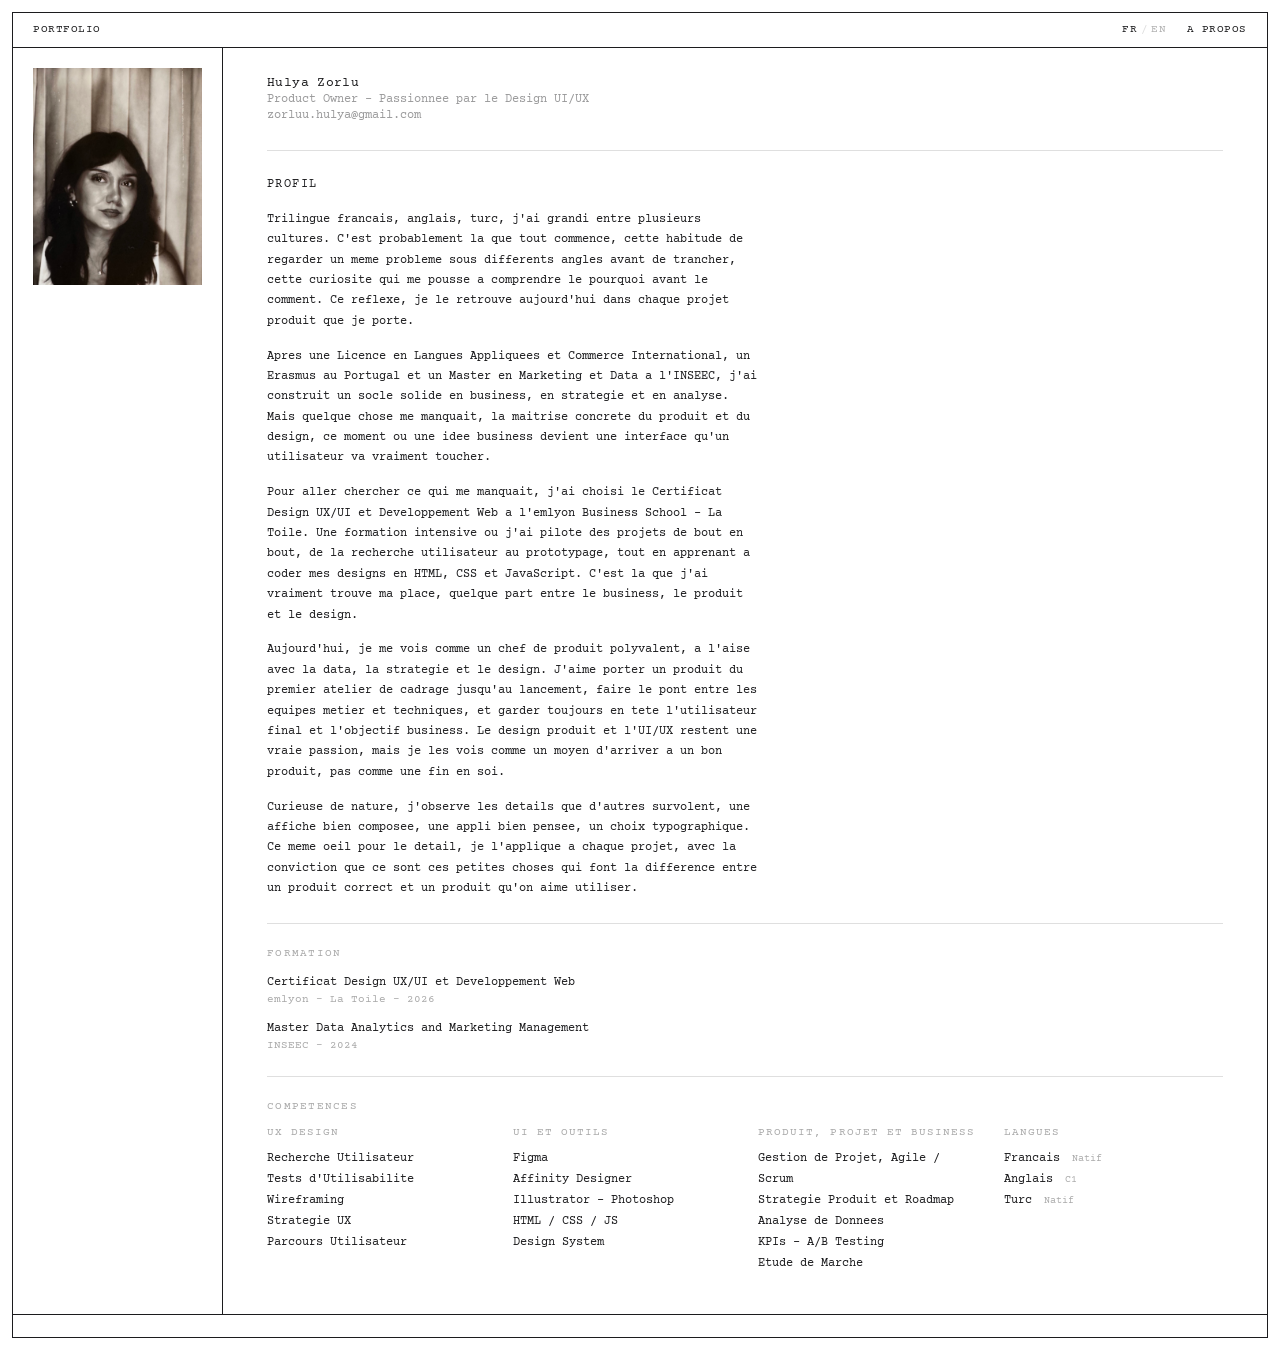
<file: about.html>
<!DOCTYPE html>
<html lang="fr" class="lang-fr">
<head>
  <meta charset="UTF-8" />
  <script>
    (function(){var l=localStorage.getItem('lang')||'fr';document.documentElement.className='lang-'+l;})();
  </script>
  <meta name="viewport" content="width=device-width, initial-scale=1.0" />
  <title>About - Hulya Zorlu, Product Owner and UI/UX Design Enthusiast</title>
  <link rel="preconnect" href="https://fonts.googleapis.com" />
  <link rel="preconnect" href="https://fonts.gstatic.com" crossorigin />
  <link href="https://fonts.googleapis.com/css2?family=Courier+Prime:ital@0;1&display=swap" rel="stylesheet" />
  <style>
    @font-face {
      font-family: montrealbook;
      font-display: swap;
      src: url(assets/fonts/NeueMontreal-Regular.woff2) format("woff2"),
           url(assets/fonts/NeueMontreal-Regular.woff) format("woff");
    }

    *, *::before, *::after { box-sizing: border-box; margin: 0; padding: 0; }
    html { font-size: 10px; }
    body {
      font-family: 'Courier Prime', 'Courier New', monospace;
      background: #FFFFFF;
      color: #1C1C1E;
      -webkit-font-smoothing: antialiased;
      min-height: 100vh;
    }

    .frame {
      margin: 12px;
      min-height: calc(100vh - 24px);
      border: 1px solid #1C1C1E;
      display: grid;
      grid-template-columns: 210px 1fr;
      grid-template-rows: auto 1fr auto;
    }

    .top-bar {
      grid-column: 1 / 3;
      grid-row: 1;
      border-bottom: 1px solid #1C1C1E;
      display: flex;
      justify-content: space-between;
      align-items: center;
      padding: 11px 20px;
    }
    .top-bar-label {
      font-size: 1.05rem;
      letter-spacing: 0.05em;
      text-transform: uppercase;
      color: #1C1C1E;
    }
    .top-nav {
      display: flex;
      gap: 3.2rem;
    }
    .top-link {
      font-size: 1.05rem;
      letter-spacing: 0.05em;
      text-transform: uppercase;
      text-decoration: none;
      color: #1C1C1E;
      transition: opacity 0.15s;
    }
    .top-link:hover { opacity: 0.45; }
    .top-link.active { color: #1C1C1E; }

    .col-left {
      grid-column: 1;
      grid-row: 2;
      border-right: 1px solid #1C1C1E;
      display: flex;
      flex-direction: column;
      gap: 20px;
      padding: 20px;
    }
    .photo img {
      display: block;
      width: 100%;
      height: auto;
    }
    .left-name {
      font-size: 1.15rem;
      letter-spacing: 0.05em;
      text-transform: uppercase;
      line-height: 1.35;
      color: #1C1C1E;
      flex-shrink: 0;
    }

    .col-right {
      grid-column: 2;
      grid-row: 2;
      padding: 28px 44px 40px;
    }

    .right-header { margin-bottom: 2.8rem; }
    .right-name {
      font-size: 1.25rem;
      letter-spacing: 0.03em;
      margin-bottom: 0.3rem;
    }
    .right-role {
      font-size: 1.2rem;
      color: rgba(28,28,30,0.45);
      margin-bottom: 0.3rem;
    }
    .right-contact {
      font-size: 1.2rem;
      color: rgba(28,28,30,0.45);
    }
    .right-contact a {
      color: inherit;
      text-decoration: none;
    }
    .right-contact a:hover { text-decoration: underline; }

    .section {
      padding-top: 2.4rem;
      margin-top: 2.4rem;
      border-top: 1px solid rgba(28,28,30,0.14);
    }
    .section-title {
      font-size: 1.05rem;
      letter-spacing: 0.12em;
      text-transform: uppercase;
      color: rgba(28,28,30,0.38);
      margin-bottom: 1.4rem;
    }

    .bio p {
      font-size: 1.2rem;
      line-height: 1.7;
      color: #1C1C1E;
      max-width: 70ch;
    }
    .bio p + p { margin-top: 1.2em; }

    .edu-item + .edu-item { margin-top: 1.4rem; }
    .edu-degree {
      font-size: 1.2rem;
      line-height: 1.5;
    }
    .edu-year {
      font-size: 1.05rem;
      color: rgba(28,28,30,0.38);
      margin-top: 0.2rem;
    }

    .skills-grid {
      display: grid;
      grid-template-columns: repeat(4, 1fr);
      gap: 0 2.6rem;
    }
    .skill-group-title {
      font-size: 1.05rem;
      letter-spacing: 0.1em;
      text-transform: uppercase;
      color: rgba(28,28,30,0.38);
      margin-bottom: 0.9rem;
    }
    .skill-list {
      list-style: none;
      font-size: 1.2rem;
      line-height: 1.75;
    }
    .skill-lvl {
      font-size: 1rem;
      color: rgba(28,28,30,0.38);
      margin-left: 0.5em;
    }

    .bottom-bar {
      grid-column: 1 / 3;
      grid-row: 3;
      border-top: 1px solid #1C1C1E;
      display: flex;
      justify-content: space-between;
      align-items: center;
      padding: 11px 20px;
    }
    .bottom-label {
      font-size: 1.05rem;
      letter-spacing: 0.05em;
      text-transform: uppercase;
      color: #1C1C1E;
    }
    .bottom-nav {
      display: flex;
      gap: 3.2rem;
    }
    .bottom-link {
      font-size: 1.05rem;
      letter-spacing: 0.05em;
      text-transform: uppercase;
      text-decoration: none;
      color: #1C1C1E;
      transition: opacity 0.15s;
    }
    .bottom-link:hover { opacity: 0.45; }

    @media (max-width: 768px) {
      .frame {
        grid-template-columns: 1fr;
        grid-template-rows: auto 1fr auto;
        margin: 8px;
      }
      .col-left {
        grid-column: 1; grid-row: 1;
        border-right: none;
        border-bottom: 1px solid #1C1C1E;
        flex-direction: row;
        align-items: flex-end;
        gap: 2rem;
        padding: 16px;
      }
      .photo { width: 88px; flex-shrink: 0; }
      .col-right { grid-column: 1; grid-row: 2; padding: 24px; }
      .bottom-bar { grid-column: 1; grid-row: 3; flex-wrap: wrap; gap: 1rem; }
      .skills-grid { grid-template-columns: 1fr 1fr; row-gap: 2rem; }
    }

    @media (max-width: 480px) {
      .skills-grid { grid-template-columns: 1fr; row-gap: 2rem; }
      .bottom-nav { gap: 1.6rem; }
    }

    :focus-visible { outline: 2px solid #1C1C1E; outline-offset: 3px; }

    html.lang-en .t-fr { display: none !important; }
    html.lang-fr .t-en { display: none !important; }
    .lang-toggle {
      display: flex;
      align-items: center;
      gap: 0.3rem;
    }
    .lang-btn {
      font-family: 'Courier Prime', 'Courier New', monospace;
      font-size: 1.05rem;
      letter-spacing: 0.1em;
      color: rgba(28,28,30,0.35);
      background: none;
      border: none;
      cursor: pointer;
      padding: 0;
      transition: color 0.2s;
      text-transform: uppercase;
    }
    .lang-btn:hover { color: #1C1C1E; }
    .lang-btn.active { color: #1C1C1E; }
    .lang-sep {
      font-family: 'Courier Prime', 'Courier New', monospace;
      font-size: 1.05rem;
      color: rgba(28,28,30,0.15);
    }
  </style>
</head>
<body>

  <div class="frame" role="main">

    <div class="top-bar">
      <a href="index.html" class="top-link"><span class="t-fr">Portfolio</span><span class="t-en">Portfolio</span></a>
      <nav class="top-nav" aria-label="Navigation principale" style="display:flex;align-items:center;gap:2rem;">
        <div class="lang-toggle">
          <button class="lang-btn" data-lang="fr">FR</button>
          <span class="lang-sep">/</span>
          <button class="lang-btn" data-lang="en">EN</button>
        </div>
        <a href="about.html" class="top-link active"><span class="t-fr">A Propos</span><span class="t-en">About</span></a>
      </nav>
    </div>

    <div class="col-left">
      <div class="photo">
        <img src="assets/hulyaa.jpg" alt="Hulya Zorlu, Product Owner, UI/UX Design Enthusiast" />
      </div>
    </div>

    <div class="col-right">

      <div class="right-header">
        <p class="right-name">Hulya Zorlu</p>
        <p class="right-role"><span class="t-fr">Product Owner - Passionnee par le Design UI/UX</span><span class="t-en">Product Owner - Passionate about UI/UX Design</span></p>
        <p class="right-contact"><a href="mailto:zorluu.hulya@gmail.com">zorluu.hulya@gmail.com</a></p>
      </div>

      <div class="section bio">
        <p class="section-title"><span class="t-fr">Profil</span><span class="t-en">Profile</span></p>
        <p>
          <span class="t-fr">Trilingue francais, anglais, turc, j'ai grandi entre plusieurs cultures. C'est probablement la que tout commence, cette habitude de regarder un meme probleme sous differents angles avant de trancher, cette curiosite qui me pousse a comprendre le pourquoi avant le comment. Ce reflexe, je le retrouve aujourd'hui dans chaque projet produit que je porte.</span>
          <span class="t-en">Trilingual in French, English and Turkish, I grew up across multiple cultures. That is probably where it all started, the habit of looking at the same problem from several angles before deciding, the curiosity that pushes me to understand the why before the how. That reflex is one I bring to every product project I work on today.</span>
        </p>
        <p>
          <span class="t-fr">Apres une Licence en Langues Appliquees et Commerce International, un Erasmus au Portugal et un Master en Marketing et Data a l'INSEEC, j'ai construit un socle solide en business, en strategie et en analyse. Mais quelque chose me manquait, la maitrise concrete du produit et du design, ce moment ou une idee business devient une interface qu'un utilisateur va vraiment toucher.</span>
          <span class="t-en">After a BA in Applied Languages and International Trade, an Erasmus year in Portugal and a Master's in Marketing and Data at INSEEC, I built a solid foundation in business, strategy and analysis. But something was missing, the hands-on mastery of product and design, that moment when a business idea becomes an interface a real user will actually touch.</span>
        </p>
        <p>
          <span class="t-fr">Pour aller chercher ce qui me manquait, j'ai choisi le Certificat Design UX/UI et Developpement Web a l'emlyon Business School - La Toile. Une formation intensive ou j'ai pilote des projets de bout en bout, de la recherche utilisateur au prototypage, tout en apprenant a coder mes designs en HTML, CSS et JavaScript. C'est la que j'ai vraiment trouve ma place, quelque part entre le business, le produit et le design.</span>
          <span class="t-en">To go get what was missing, I chose the UX/UI Design and Web Development Certificate at emlyon Business School - La Toile. An intensive program where I led projects end to end, from user research to prototyping, while learning to code my designs in HTML, CSS and JavaScript. That is where I really found my place, somewhere between business, product and design.</span>
        </p>
        <p>
          <span class="t-fr">Aujourd'hui, je me vois comme un chef de produit polyvalent, a l'aise avec la data, la strategie et le design. J'aime porter un produit du premier atelier de cadrage jusqu'au lancement, faire le pont entre les equipes metier et techniques, et garder toujours en tete l'utilisateur final et l'objectif business. Le design produit et l'UI/UX restent une vraie passion, mais je les vois comme un moyen d'arriver a un bon produit, pas comme une fin en soi.</span>
          <span class="t-en">Today I see myself as a versatile product manager, comfortable with data, strategy and design. I love owning a product from the first framing workshop to launch, bridging business and technical teams, and keeping the end user and the business goal in focus at every step. Product design and UI/UX remain a real passion, but I see them as a way to get to a good product, not as a goal in itself.</span>
        </p>
        <p>
          <span class="t-fr">Curieuse de nature, j'observe les details que d'autres survolent, une affiche bien composee, une appli bien pensee, un choix typographique. Ce meme oeil pour le detail, je l'applique a chaque projet, avec la conviction que ce sont ces petites choses qui font la difference entre un produit correct et un produit qu'on aime utiliser.</span>
          <span class="t-en">Curious by nature, I notice the details others skim past, a well-composed poster, a thoughtful app, a typographic choice. That same eye for detail is one I bring to every project, with the belief that these small things make the difference between a product that works and a product people love using.</span>
        </p>
      </div>

      <div class="section">
        <p class="section-title"><span class="t-fr">Formation</span><span class="t-en">Education</span></p>
        <div class="edu-item">
          <p class="edu-degree">Certificat Design UX/UI et Developpement Web</p>
          <p class="edu-year">emlyon - La Toile - 2026</p>
        </div>
        <div class="edu-item">
          <p class="edu-degree">Master Data Analytics and Marketing Management</p>
          <p class="edu-year">INSEEC - 2024</p>
        </div>
      </div>

      <div class="section">
        <p class="section-title"><span class="t-fr">Competences</span><span class="t-en">Skills</span></p>
        <div class="skills-grid">
          <div>
            <p class="skill-group-title">UX Design</p>
            <ul class="skill-list">
              <li><span class="t-fr">Recherche Utilisateur</span><span class="t-en">User Research</span></li>
              <li><span class="t-fr">Tests d'Utilisabilite</span><span class="t-en">Usability Testing</span></li>
              <li>Wireframing</li>
              <li><span class="t-fr">Strategie UX</span><span class="t-en">UX Strategy</span></li>
              <li><span class="t-fr">Parcours Utilisateur</span><span class="t-en">User Journey Mapping</span></li>
            </ul>
          </div>
          <div>
            <p class="skill-group-title"><span class="t-fr">UI et Outils</span><span class="t-en">UI and Tools</span></p>
            <ul class="skill-list">
              <li>Figma</li>
              <li>Affinity Designer</li>
              <li>Illustrator - Photoshop</li>
              <li>HTML / CSS / JS</li>
              <li>Design System</li>
            </ul>
          </div>
          <div>
            <p class="skill-group-title"><span class="t-fr">Produit, Projet et Business</span><span class="t-en">Product, Project and Business</span></p>
            <ul class="skill-list">
              <li><span class="t-fr">Gestion de Projet, Agile / Scrum</span><span class="t-en">Project Management, Agile / Scrum</span></li>
              <li><span class="t-fr">Strategie Produit et Roadmap</span><span class="t-en">Product Strategy and Roadmap</span></li>
              <li><span class="t-fr">Analyse de Donnees</span><span class="t-en">Data Analysis</span></li>
              <li>KPIs - A/B Testing</li>
              <li><span class="t-fr">Etude de Marche</span><span class="t-en">Market Research</span></li>
            </ul>
          </div>
          <div>
            <p class="skill-group-title"><span class="t-fr">Langues</span><span class="t-en">Languages</span></p>
            <ul class="skill-list">
              <li><span class="t-fr">Francais</span><span class="t-en">French</span> <span class="skill-lvl"><span class="t-fr">Natif</span><span class="t-en">Native</span></span></li>
              <li><span class="t-fr">Anglais</span><span class="t-en">English</span> <span class="skill-lvl">C1</span></li>
              <li><span class="t-fr">Turc</span><span class="t-en">Turkish</span> <span class="skill-lvl"><span class="t-fr">Natif</span><span class="t-en">Native</span></span></li>
            </ul>
          </div>
        </div>
      </div>

    </div>

    <div class="bottom-bar"></div>

  </div>

  <script src="main.js"></script>
</body>
</html>
</file>
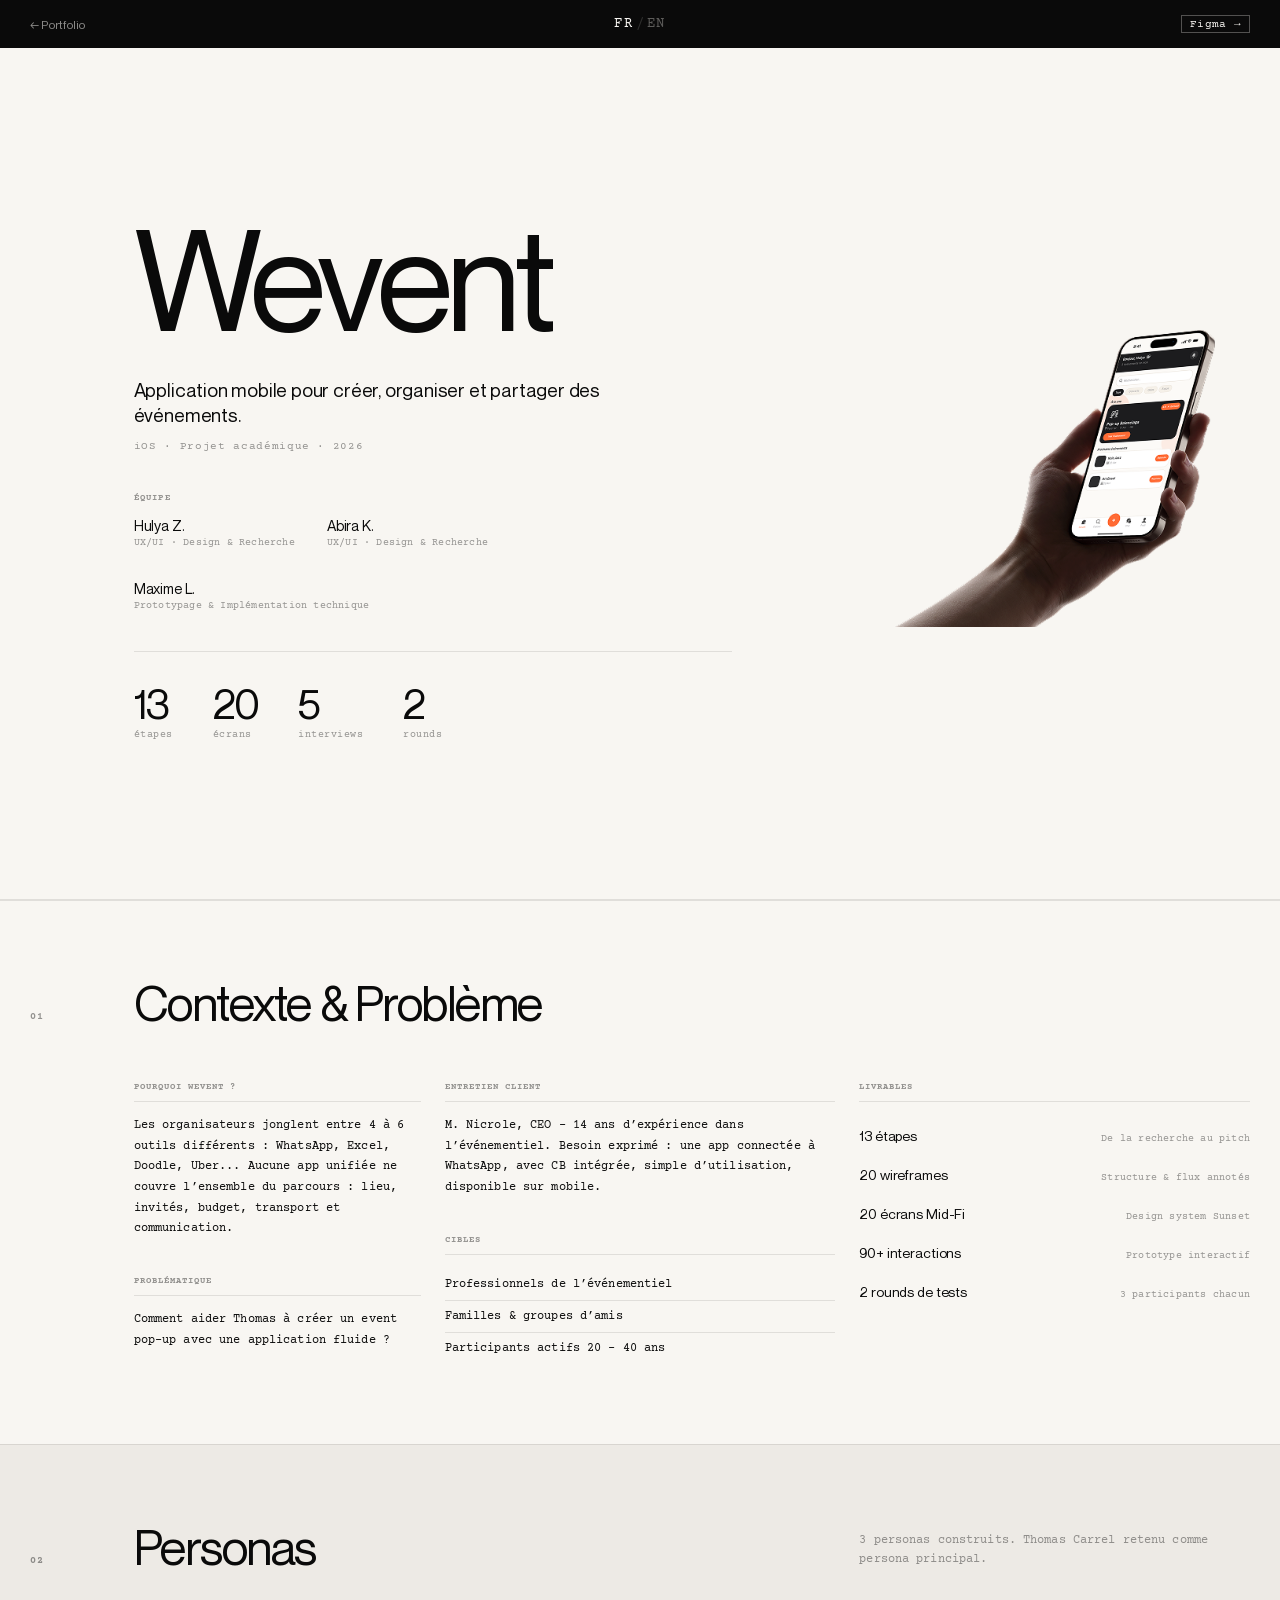
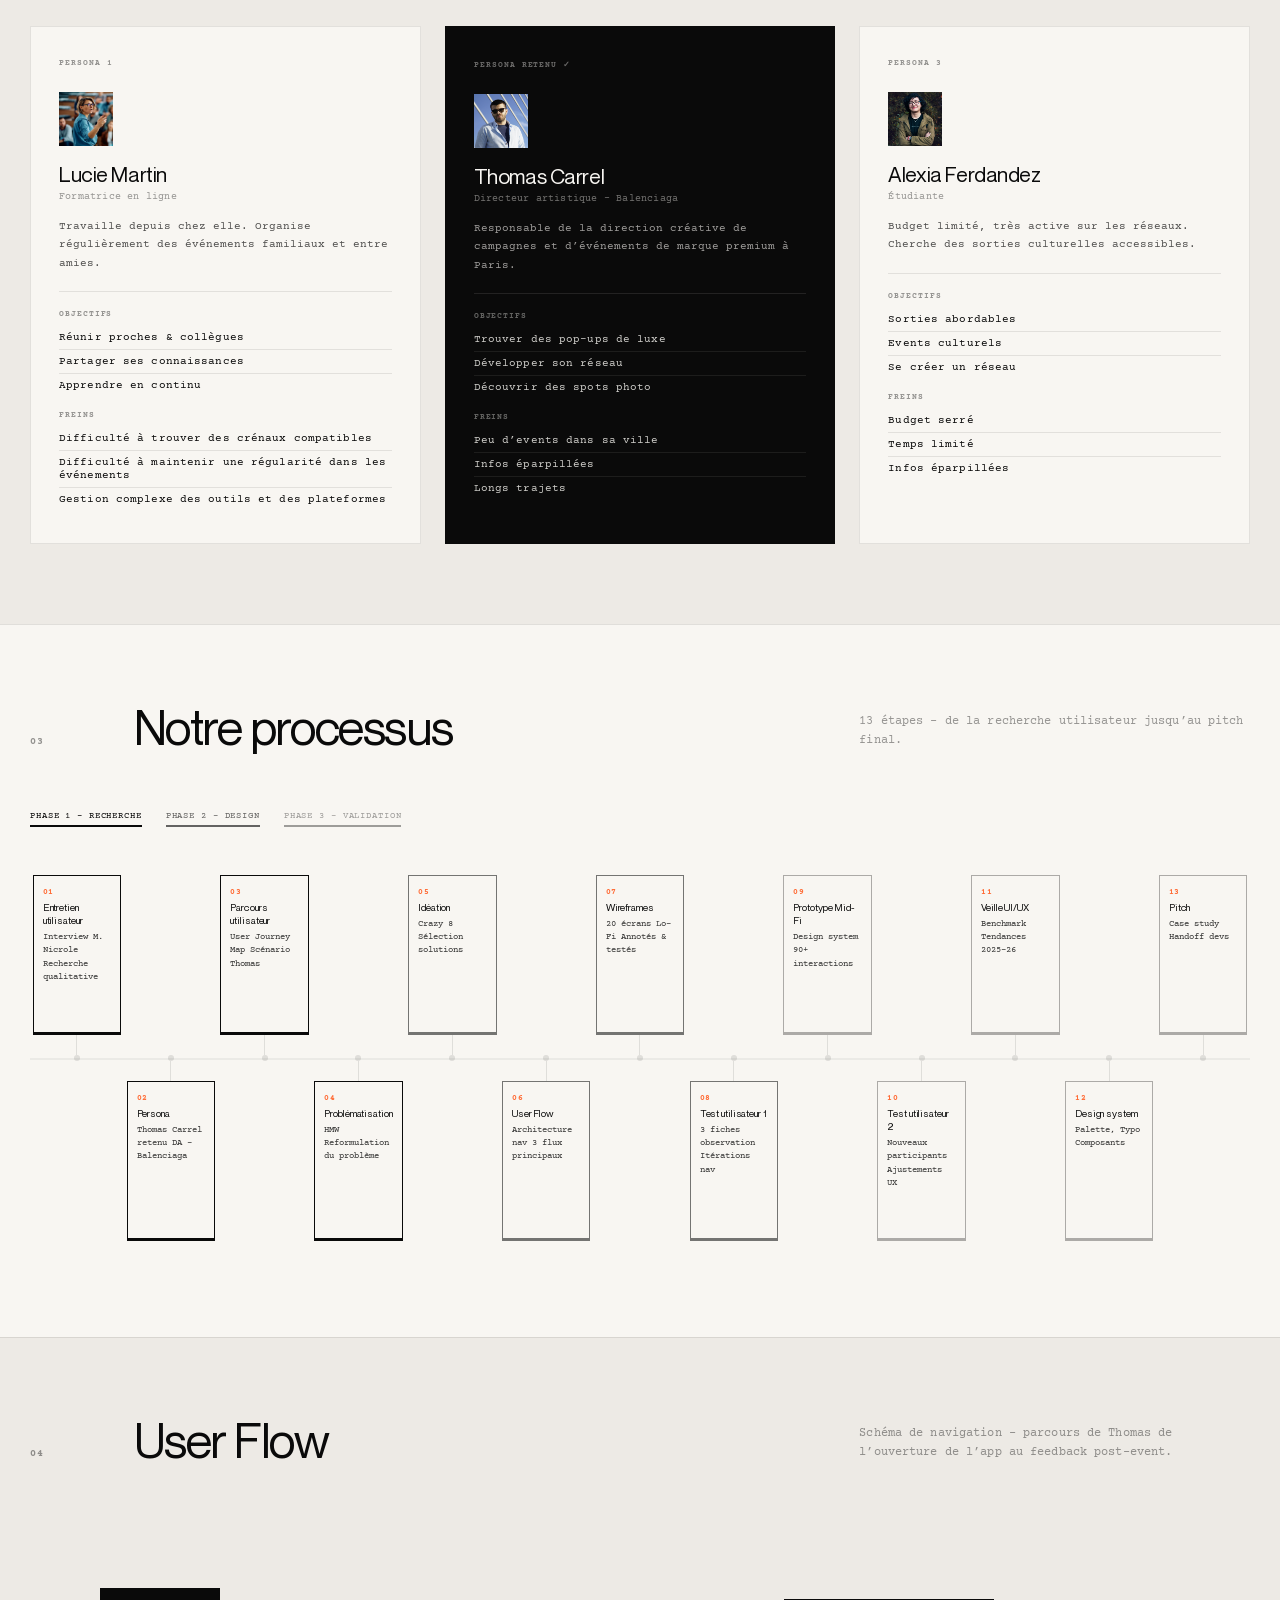
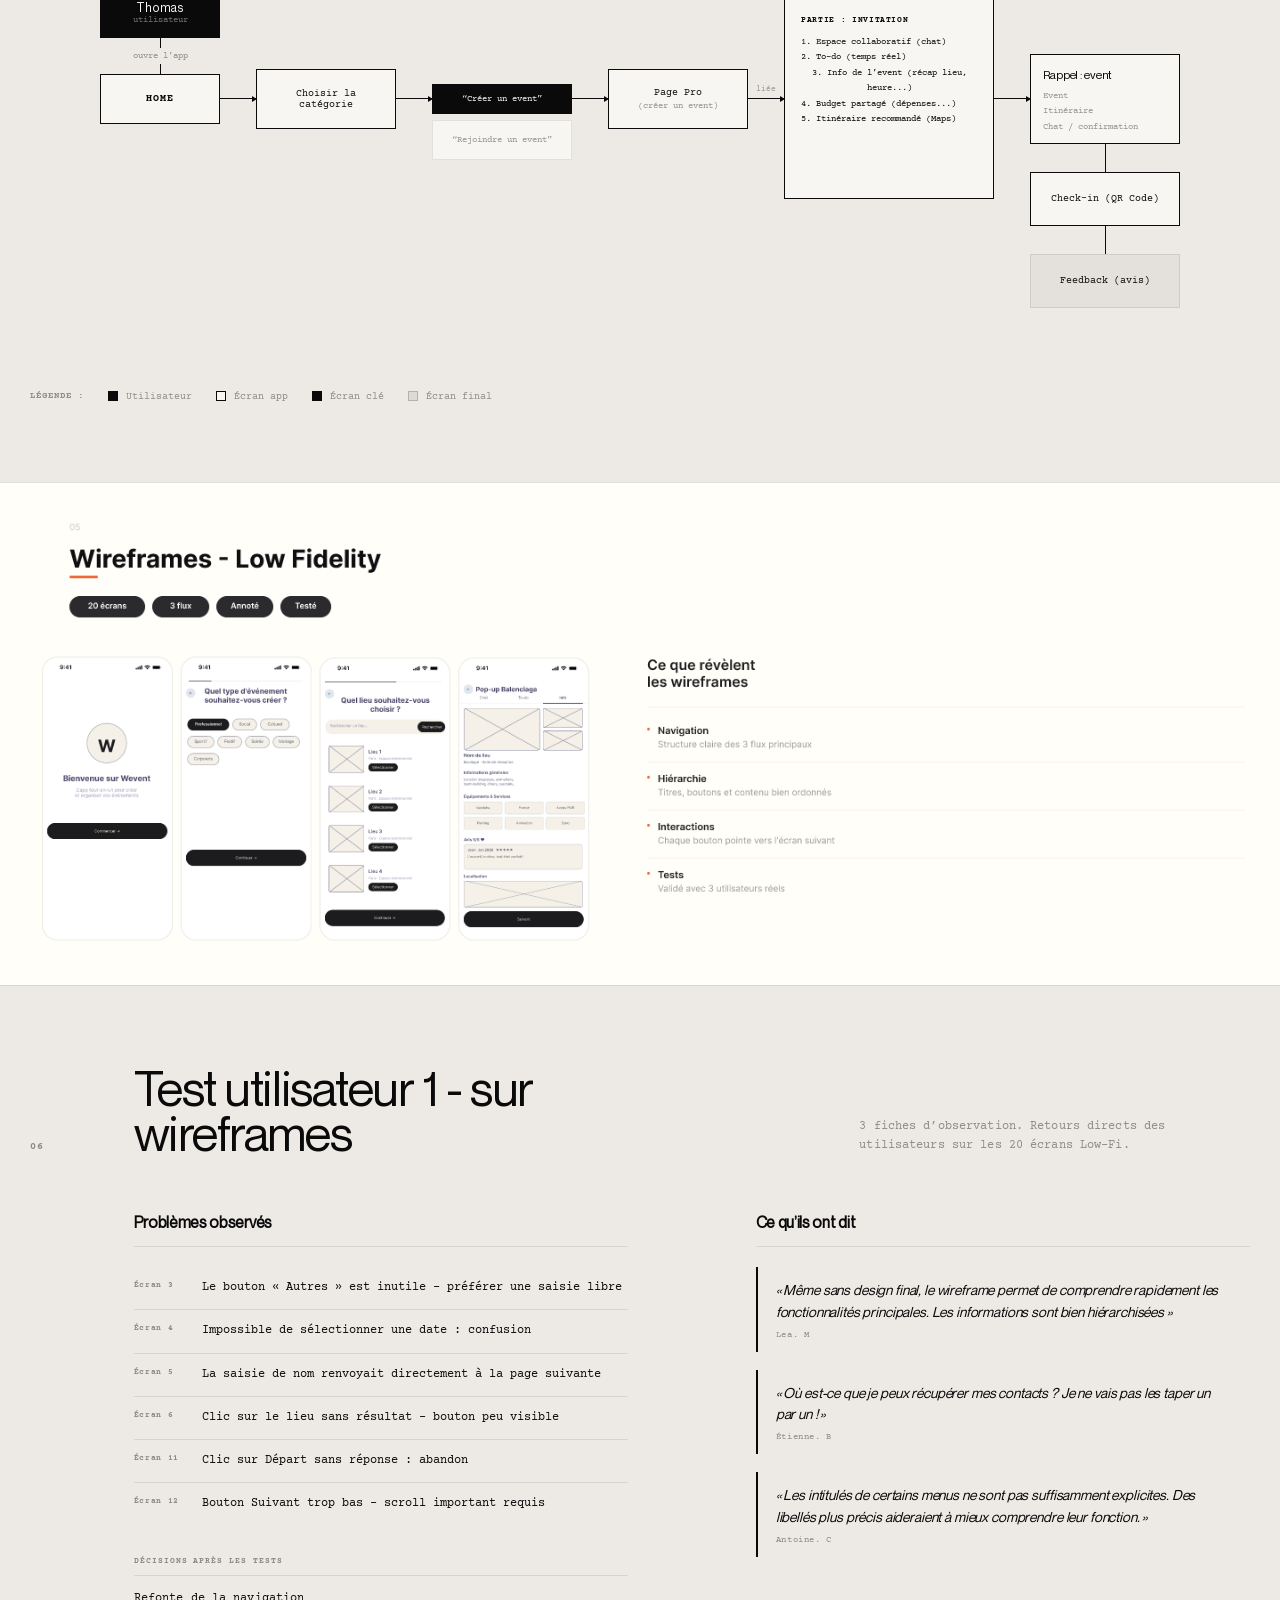
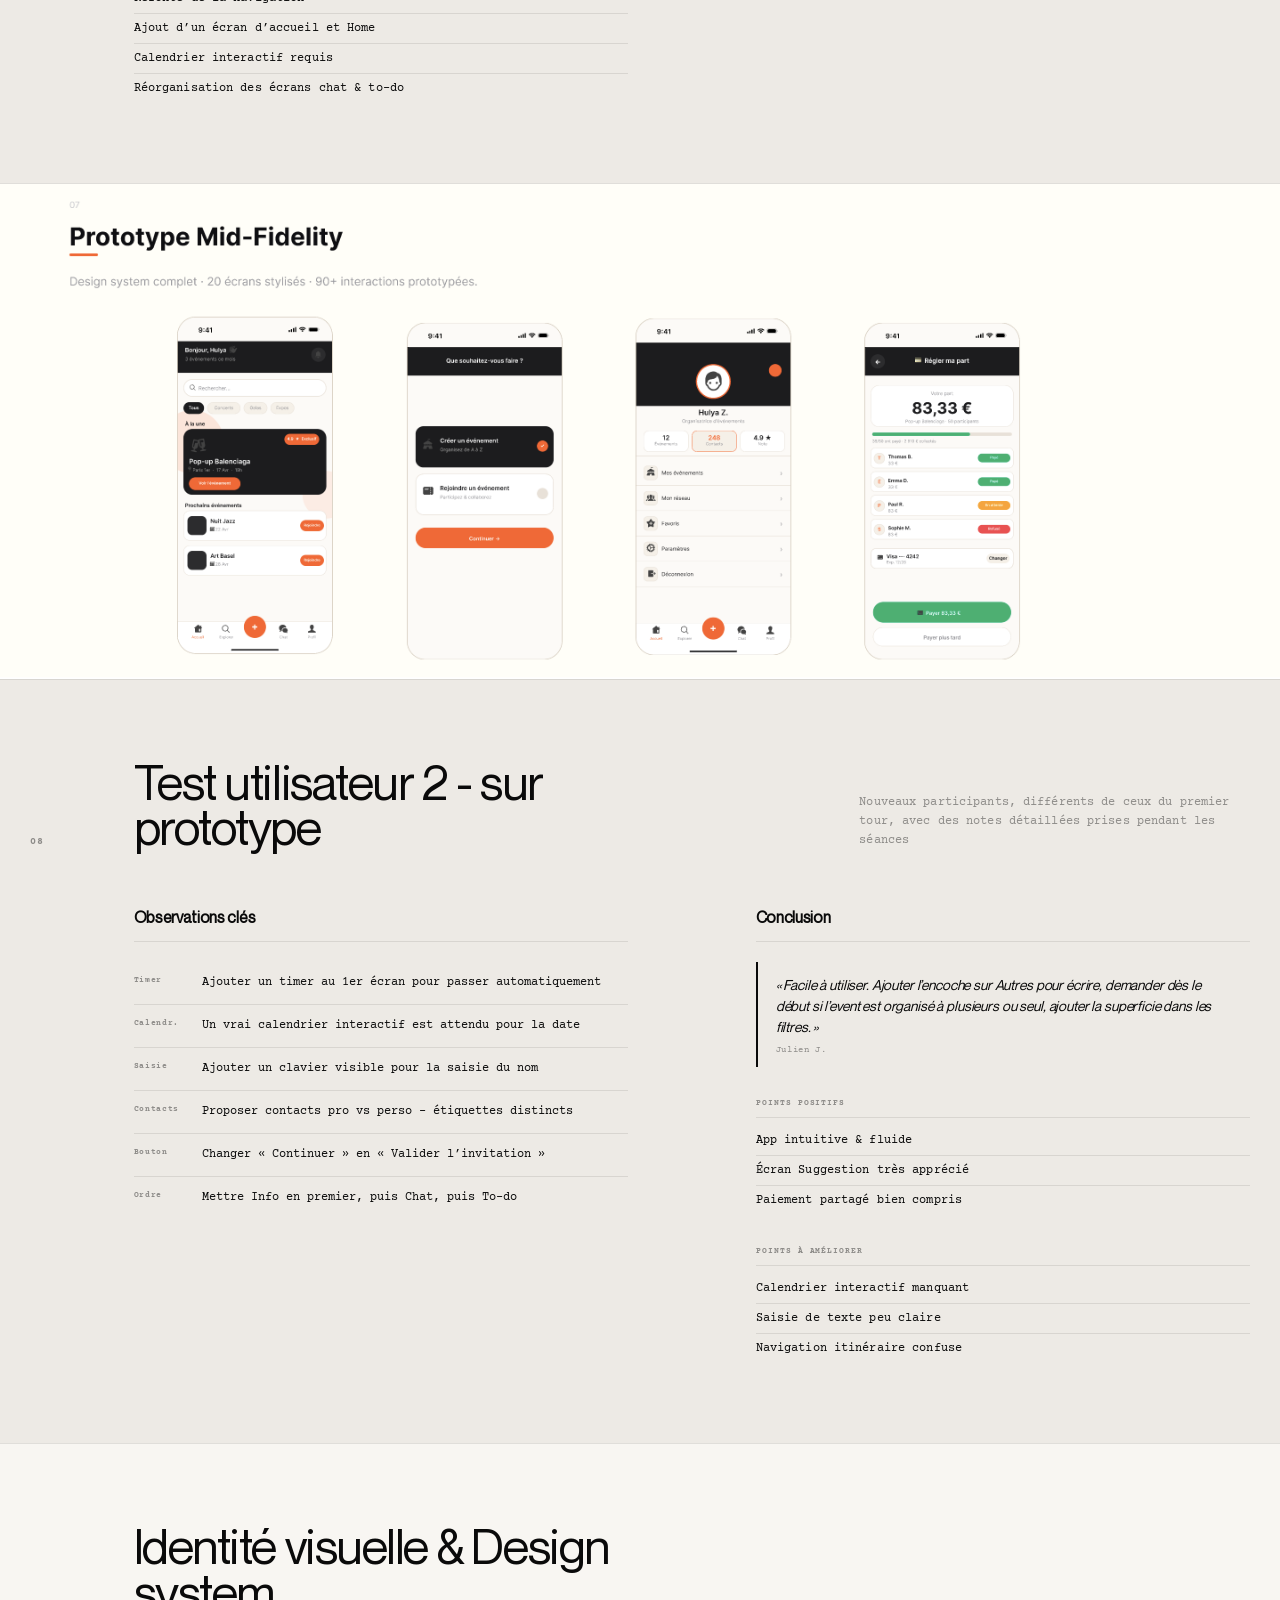
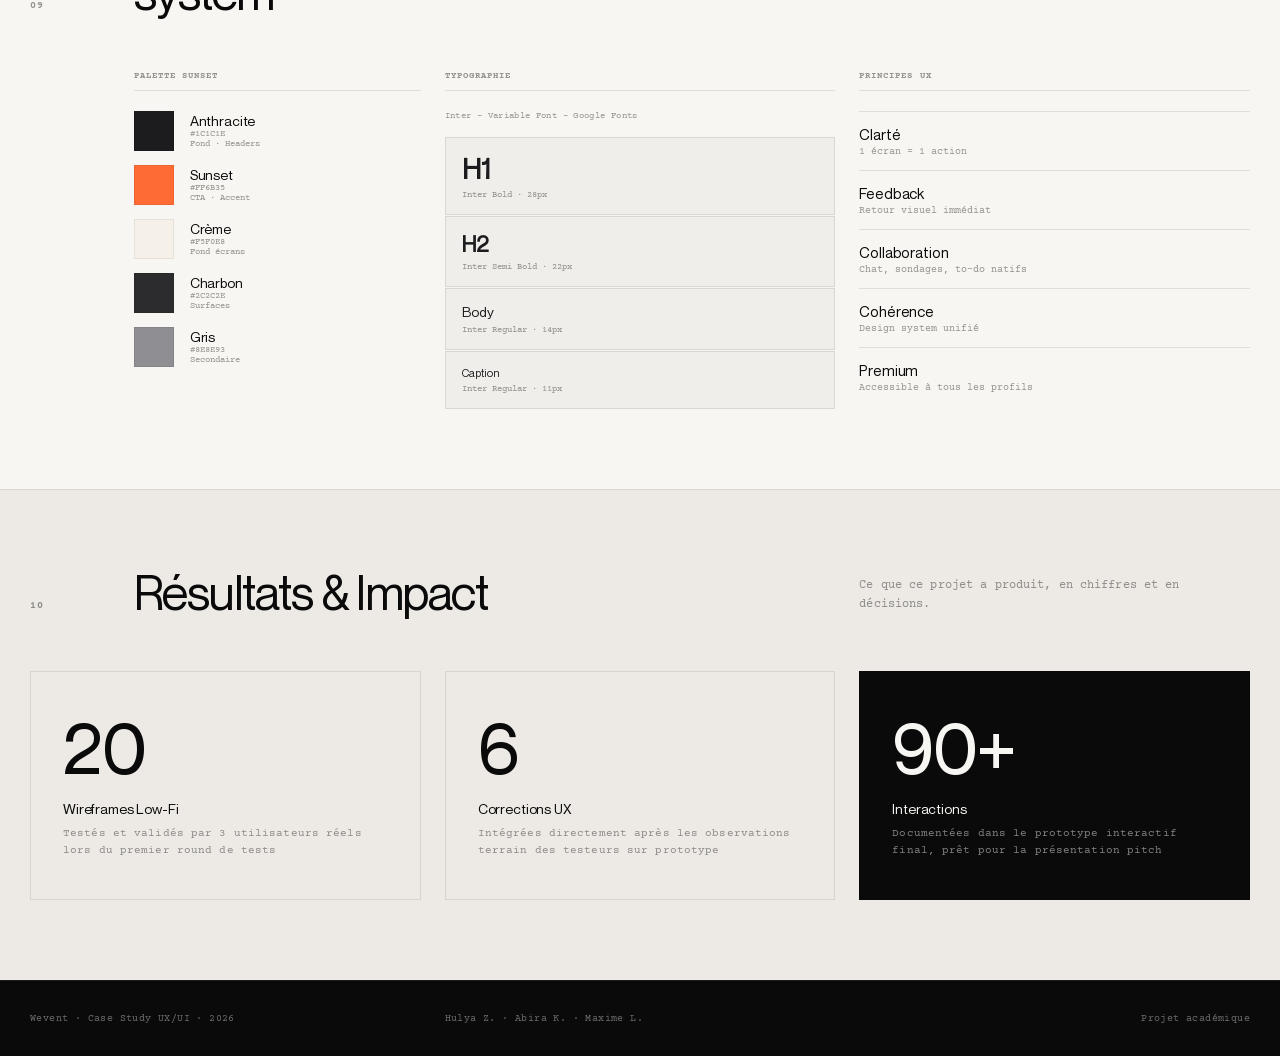
<file: project1.html>
<!DOCTYPE html>
<html lang="fr" class="lang-fr">
<head>
  <meta charset="UTF-8" />
  <script>
    (function(){var l=localStorage.getItem('lang')||'fr';document.documentElement.className='lang-'+l;})();
  </script>
  <meta name="viewport" content="width=device-width, initial-scale=1.0" />
  <title>Wevent - Case Study UX/UI</title>
  <link rel="preconnect" href="https://fonts.googleapis.com" />
  <link rel="preconnect" href="https://fonts.gstatic.com" crossorigin />
  <link href="https://fonts.googleapis.com/css2?family=Courier+Prime:ital,wght@0,400;0,700;1,400&display=swap" rel="stylesheet" />
  <style>
    @font-face {
      font-family: montrealbook;
      font-display: swap;
      src: url(assets/fonts/NeueMontreal-Regular.woff2) format("woff2"),
           url(assets/fonts/NeueMontreal-Regular.woff) format("woff");
    }

    :root {
      --bg: #F8F6F2;
      --fg: #0A0A0A;
      --mg: 30px;
      --gg: 24px;
      --col-unit: calc((100vw - 2 * var(--mg) + var(--gg)) / 12);
      --rule: rgba(10,10,10,0.1);
      --muted: rgba(10,10,10,0.42);
      --alt-bg: #EDEAE5;
    }

    *, *::before, *::after { box-sizing: border-box; margin: 0; padding: 0; }
    html { font-size: 10px; scroll-behavior: smooth; }
    body {
      font-family: montrealbook, 'Helvetica Neue', sans-serif;
      background: var(--bg);
      color: var(--fg);
      overflow-x: clip;
    }

    /* ── NAV ──────────────────────────────────────────────── */
    .nav {
      position: fixed; top: 0; left: 0; right: 0; z-index: 100;
      display: flex; justify-content: space-between; align-items: center;
      padding: 0 var(--mg);
      height: 4.8rem;
      background: var(--fg);
    }
    .nav-left { display: flex; align-items: center; }
    .nav-back {
      font-family: montrealbook, sans-serif;
      font-size: 1.2rem;
      color: rgba(248,246,242,0.55);
      text-decoration: none;
      letter-spacing: 0.02em;
      transition: color 0.2s;
    }
    .nav-back:hover { color: #F8F6F2; }
    .nav-figma {
      font-family: 'Courier Prime', monospace;
      font-size: 1.1rem;
      color: #F8F6F2;
      text-decoration: none;
      border: 1px solid rgba(248,246,242,0.3);
      padding: 2px 8px 1px;
      letter-spacing: 0.03em;
      transition: background 0.2s, color 0.2s;
    }
    .nav-figma:hover { background: #F8F6F2; color: var(--fg); }

    /* ── HERO ─────────────────────────────────────────────── */
    .hero {
      min-height: 100vh;
      background: var(--bg);
      padding-top: 4.8rem;
      display: grid;
      grid-template-columns: repeat(12, 1fr);
      column-gap: var(--gg);
      padding-left: var(--mg);
      padding-right: var(--mg);
      border-bottom: 1px solid var(--rule);
      position: relative;
    }
    .hero::before { display: none; }
    .hero-left {
      grid-column: 2 / 8;
      padding: 7rem 0 6rem;
      display: flex;
      flex-direction: column;
      justify-content: center;
    }
    .hero-right {
      grid-column: 9 / 13;
      display: flex;
      align-items: center;
      justify-content: center;
      padding: 7rem 0 6rem;
    }
    .hero-mockup {
      max-width: 320px;
      object-fit: contain;
    }
    .hero-title {
      font-family: montrealbook, sans-serif;
      font-size: clamp(7rem, 11vw, 15rem);
      font-weight: 400;
      letter-spacing: -0.04em;
      line-height: 0.88;
      color: var(--fg);
      margin-bottom: 3.6rem;
    }
    .hero-desc {
      font-family: montrealbook, sans-serif;
      font-size: 1.9rem;
      color: var(--fg);
      line-height: 1.35;
      max-width: 48rem;
      margin-bottom: 1.2rem;
      letter-spacing: -0.01em;
    }
    .hero-tag {
      font-family: 'Courier Prime', monospace;
      font-size: 1.1rem;
      color: var(--muted);
      letter-spacing: 0.06em;
      margin-bottom: 4rem;
    }
    .hero-team { margin-bottom: 4rem; }
    .hero-team-label {
      font-family: 'Courier Prime', monospace;
      font-size: 0.85rem;
      font-weight: 700;
      color: var(--muted);
      text-transform: uppercase;
      letter-spacing: 0.14em;
      margin-bottom: 1.4rem;
    }
    .hero-team-members {
      display: flex;
      gap: 3.2rem;
      flex-wrap: wrap;
    }
    .hero-member-name {
      font-family: montrealbook, sans-serif;
      font-size: 1.45rem;
      color: var(--fg);
      letter-spacing: -0.01em;
    }
    .hero-member-role {
      font-family: 'Courier Prime', monospace;
      font-size: 1rem;
      color: var(--muted);
      margin-top: 0.3rem;
      letter-spacing: 0.02em;
    }
    .hero-stats {
      display: flex;
      gap: 4rem;
      padding-top: 3rem;
      border-top: 1px solid var(--rule);
    }
    .hero-stat-num {
      font-family: montrealbook, sans-serif;
      font-size: 4.2rem;
      font-weight: 400;
      color: var(--fg);
      line-height: 1;
      letter-spacing: -0.04em;
    }
    .hero-stat-label {
      font-family: 'Courier Prime', monospace;
      font-size: 1rem;
      color: var(--muted);
      margin-top: 0.5rem;
      letter-spacing: 0.05em;
    }

    /* ── SECTIONS ─────────────────────────────────────────── */
    .section {
      padding: 8rem var(--mg);
      border-top: 1px solid var(--rule);
      background: var(--bg);
      position: relative;
    }
    .section--alt {
      background: var(--alt-bg);
      --rule: rgba(10,10,10,0.09);
    }
    .section--fullimg {
      padding: 0;
      border-top: 1px solid var(--rule);
      background: transparent;
    }

    .section-header {
      display: grid;
      grid-template-columns: repeat(12, 1fr);
      column-gap: var(--gg);
      align-items: end;
      margin-bottom: 5.6rem;
    }
    .section-number {
      grid-column: 1 / 2;
      font-family: 'Courier Prime', monospace;
      font-size: 0.95rem;
      font-weight: 700;
      color: var(--muted);
      letter-spacing: 0.14em;
      padding-bottom: 0.4rem;
    }
    .section-title {
      grid-column: 2 / 8;
      font-family: montrealbook, sans-serif;
      font-size: clamp(3rem, 3.8vw, 5.6rem);
      font-weight: 400;
      letter-spacing: -0.03em;
      line-height: 0.93;
      color: var(--fg);
    }
    .section-sub {
      grid-column: 9 / 13;
      font-family: 'Courier Prime', monospace;
      font-size: 1.15rem;
      color: var(--muted);
      line-height: 1.65;
      letter-spacing: 0.01em;
    }

    /* ── S01 CONTEXTE ─────────────────────────────────────── */
    .s01-grid {
      display: grid;
      grid-template-columns: repeat(12, 1fr);
      column-gap: var(--gg);
    }
    .s01-grid > div:nth-child(1) { grid-column: 2 / 5; }
    .s01-grid > div:nth-child(2) { grid-column: 5 / 9; }
    .s01-grid > div:nth-child(3) { grid-column: 9 / 13; }

    .col-heading {
      font-family: 'Courier Prime', monospace;
      font-size: 0.85rem;
      font-weight: 700;
      color: var(--muted);
      text-transform: uppercase;
      letter-spacing: 0.12em;
      margin-bottom: 1.4rem;
      padding-bottom: 0.9rem;
      border-bottom: 1px solid var(--rule);
    }
    .col-heading-2 {
      font-family: 'Courier Prime', monospace;
      font-size: 0.85rem;
      font-weight: 700;
      color: var(--muted);
      text-transform: uppercase;
      letter-spacing: 0.12em;
      margin-top: 3.6rem;
      margin-bottom: 1.4rem;
      padding-bottom: 0.9rem;
      border-bottom: 1px solid var(--rule);
    }
    .col-text {
      font-family: 'Courier Prime', monospace;
      font-size: 1.2rem;
      color: var(--fg);
      line-height: 1.72;
      letter-spacing: 0.01em;
    }
    .cibles-list { list-style: none; margin-top: 0.4rem; }
    .cibles-list li {
      font-family: 'Courier Prime', monospace;
      font-size: 1.2rem;
      color: var(--fg);
      padding: 0.9rem 0;
      border-bottom: 1px solid var(--rule);
      letter-spacing: 0.01em;
    }
    .cibles-list li:last-child { border-bottom: none; }
    .cibles-list li::before { display: none; }
    .livrables-list { list-style: none; }
    .livrable-item {
      padding: 1.1rem 0;
      display: flex;
      justify-content: space-between;
      align-items: baseline;
      gap: 1.6rem;
    }
    .livrable-name {
      font-family: montrealbook, sans-serif;
      font-size: 1.4rem;
      color: var(--fg);
      letter-spacing: -0.01em;
    }
    .livrable-desc {
      font-family: 'Courier Prime', monospace;
      font-size: 1rem;
      color: var(--muted);
      letter-spacing: 0.02em;
      text-align: right;
      flex-shrink: 0;
    }

    /* ── S02 PERSONAS ─────────────────────────────────────── */
    .personas-grid {
      display: grid;
      grid-template-columns: repeat(12, 1fr);
      column-gap: var(--gg);
    }
    .persona-card {
      grid-column: span 4;
      background: var(--bg);
      border: 1px solid var(--rule);
      border-radius: 0;
      padding: 3.2rem 2.8rem;
    }
    .persona-card--selected {
      background: var(--fg);
      border-color: var(--fg);
    }
    .persona-badge {
      font-family: 'Courier Prime', monospace;
      font-size: 0.82rem;
      font-weight: 700;
      color: var(--muted);
      text-transform: uppercase;
      letter-spacing: 0.12em;
      margin-bottom: 2.4rem;
    }
    .persona-card--selected .persona-badge { color: rgba(248,246,242,0.4); }
    .persona-photo {
      width: 54px;
      height: 54px;
      border-radius: 0;
      overflow: hidden;
      margin-bottom: 1.6rem;
      background: var(--rule);
    }
    .persona-photo img { width: 100%; height: 100%; object-fit: cover; display: block; }
    .persona-name {
      font-family: montrealbook, sans-serif;
      font-size: 2.1rem;
      color: var(--fg);
      letter-spacing: -0.02em;
      margin-bottom: 0.4rem;
    }
    .persona-card--selected .persona-name { color: #F8F6F2; }
    .persona-role {
      font-family: 'Courier Prime', monospace;
      font-size: 1rem;
      color: var(--muted);
      margin-bottom: 1.6rem;
      letter-spacing: 0.02em;
    }
    .persona-card--selected .persona-role { color: rgba(248,246,242,0.45); }
    .persona-desc {
      font-family: 'Courier Prime', monospace;
      font-size: 1.1rem;
      color: rgba(10,10,10,0.7);
      line-height: 1.68;
      margin-bottom: 1.8rem;
      padding-bottom: 1.8rem;
      border-bottom: 1px solid var(--rule);
    }
    .persona-card--selected .persona-desc {
      color: rgba(248,246,242,0.62);
      border-bottom-color: rgba(248,246,242,0.1);
    }
    .persona-sublabel {
      font-family: 'Courier Prime', monospace;
      font-size: 0.78rem;
      font-weight: 700;
      text-transform: uppercase;
      letter-spacing: 0.12em;
      color: var(--muted);
      margin-top: 1.4rem;
      margin-bottom: 0.7rem;
    }
    .persona-card--selected .persona-sublabel { color: rgba(248,246,242,0.38); }
    .persona-items { display: flex; flex-direction: column; }
    .persona-item {
      font-family: 'Courier Prime', monospace;
      font-size: 1.1rem;
      color: var(--fg);
      padding: 0.5rem 0;
      border-bottom: 1px solid var(--rule);
      letter-spacing: 0.01em;
    }
    .persona-item:last-child { border-bottom: none; }
    .persona-item::before { display: none; }
    .persona-card--selected .persona-item {
      color: rgba(248,246,242,0.82);
      border-bottom-color: rgba(248,246,242,0.08);
    }

    /* ── S03 PROCESSUS TIMELINE ───────────────────────────── */
    .tl-phases {
      display: flex;
      gap: 2.4rem;
      margin-bottom: 4.8rem;
      flex-wrap: wrap;
    }
    .tl-phase {
      font-family: 'Courier Prime', monospace;
      font-size: 0.88rem;
      letter-spacing: 0.1em;
      padding: 0.4rem 0;
      border-radius: 0;
      text-transform: uppercase;
      border: none;
    }
    .tl-phase--1 { color: var(--fg); border-bottom: 2px solid var(--fg); }
    .tl-phase--2 { color: rgba(10,10,10,0.62); border-bottom: 2px solid rgba(10,10,10,0.62); }
    .tl-phase--3 { color: rgba(10,10,10,0.38); border-bottom: 2px solid rgba(10,10,10,0.38); }

    .tl-overflow { overflow-x: auto; padding-bottom: 1.6rem; }
    .tl-grid {
      display: grid;
      grid-template-columns: repeat(13, 1fr);
      min-width: 1100px;
      position: relative;
    }
    .tl-horiz-line {
      position: absolute;
      left: 0; right: 0;
      top: 184px;
      height: 1px;
      background: var(--rule);
      transform: translateY(-50%);
      z-index: 0;
    }
    .tl-col { display: flex; flex-direction: column; align-items: center; position: relative; z-index: 1; }
    .tl-col--above { justify-content: flex-start; }
    .tl-col--above .tl-spacer { height: 180px; flex-shrink: 0; }
    .tl-col--below { justify-content: flex-start; }
    .tl-col--below .tl-spacer { height: 180px; flex-shrink: 0; }

    .tl-card {
      width: 88.462px;
      height: 160px;
      border-radius: 0;
      border: 1px solid var(--rule);
      background: var(--bg);
      padding: 1.2rem 0.9rem 0.8rem;
      position: relative;
      overflow: hidden;
      display: flex;
      flex-direction: column;
      gap: 0.4rem;
      flex-shrink: 0;
    }
    .tl-card::after {
      content: '';
      position: absolute;
      bottom: 0; left: 0; right: 0;
      height: 2px;
    }
    .tl-card--p1 { border-color: var(--fg); }
    .tl-card--p1::after { background: var(--fg); }
    .tl-card--p2 { border-color: rgba(10,10,10,0.55); }
    .tl-card--p2::after { background: rgba(10,10,10,0.55); }
    .tl-card--p3 { border-color: rgba(10,10,10,0.32); }
    .tl-card--p3::after { background: rgba(10,10,10,0.32); }

    .tl-dot--p1 { background: #FF6B35; }
    .tl-dot--p2 { background: #FF6B35; }
    .tl-dot--p3 { background: #FF6B35; }

    .tl-conn { width: 1px; height: 20px; background: var(--rule); flex-shrink: 0; }
    .tl-dot { width: 6px; height: 6px; border-radius: 50%; background: var(--rule); flex-shrink: 0; z-index: 2; }
    .tl-step-num {
      font-family: 'Courier Prime', monospace;
      font-size: 0.82rem;
      font-weight: 700;
      color: #FF6B35;
      letter-spacing: 0.08em;
    }
    .tl-card--p1 .tl-step-num { color: #FF6B35; }
    .tl-card--p2 .tl-step-num { color: #FF6B35; }
    .tl-card--p3 .tl-step-num { color: #FF6B35; }
    .tl-step-title {
      font-family: montrealbook, sans-serif;
      font-size: 1.02rem;
      color: var(--fg);
      line-height: 1.3;
      letter-spacing: -0.01em;
    }
    .tl-step-desc {
      font-family: 'Courier Prime', monospace;
      font-size: 0.86rem;
      color: rgba(10,10,10,0.82);
      line-height: 1.55;
    }

    /* ── S04 USER FLOW ────────────────────────────────────── */
    .uf-scroll { overflow-x: auto; padding: 8rem 0 16rem; display: flex; justify-content: center; }
    .uf-flow { display: flex; align-items: center; gap: 0; width: max-content; }

    .uf-home-wrap { position: relative; display: flex; align-items: center; justify-content: center; flex-shrink: 0; }
    .uf-thomas-float { position: absolute; bottom: 100%; left: 50%; transform: translateX(-50%); display: flex; flex-direction: column; align-items: center; }
    .uf-vc-s { width: 1px; height: 10px; background: var(--fg); flex-shrink: 0; }
    .uf-vc-lbl { font-family: 'Courier Prime', monospace; font-size: 0.88rem; color: var(--muted); margin: 0.3rem 0; white-space: nowrap; }

    .uf-rappel-wrap { position: relative; display: flex; align-items: center; justify-content: center; flex-shrink: 0; }
    .uf-below-float { position: absolute; top: 100%; left: 50%; transform: translateX(-50%); display: flex; flex-direction: column; align-items: center; }

    .uf-hc { width: 36px; height: 1px; background: var(--fg); flex-shrink: 0; position: relative; }
    .uf-hc::after { content: ''; position: absolute; right: -1px; top: 50%; transform: translateY(-50%); border-top: 3px solid transparent; border-bottom: 3px solid transparent; border-left: 5px solid var(--fg); }
    .uf-hc-lbl { position: absolute; bottom: 5px; left: 50%; transform: translateX(-50%); font-family: 'Courier Prime', monospace; font-size: 0.78rem; color: var(--muted); white-space: nowrap; }

    .uf-vc { width: 1px; height: 28px; background: var(--fg); flex-shrink: 0; }

    .uf-node { display: flex; flex-direction: column; align-items: center; justify-content: center; text-align: center; flex-shrink: 0; border-radius: 0; }
    .uf-node--user { width: 120px; height: 50px; background: var(--fg); padding: 0.8rem; }
    .uf-nm { font-family: montrealbook, sans-serif; font-size: 1.25rem; font-weight: 400; color: #F8F6F2; letter-spacing: -0.01em; }
    .uf-sb { font-family: 'Courier Prime', monospace; font-size: 0.9rem; color: rgba(248,246,242,0.45); }
    .uf-node--screen { width: 120px; height: 50px; border: 1px solid var(--fg); background: var(--bg); font-family: 'Courier Prime', monospace; font-size: 0.95rem; font-weight: 700; color: var(--fg); letter-spacing: 0.08em; }
    .uf-node--cat { width: 140px; height: 60px; border: 1px solid var(--fg); background: var(--bg); font-family: 'Courier Prime', monospace; font-size: 1rem; color: var(--fg); padding: 0 1.2rem; }

    .uf-creer-wrap { position: relative; flex-shrink: 0; }
    .uf-rejoindre-below { position: absolute; top: calc(100% + 6px); left: 0; }
    .uf-fork-a { width: 140px; height: 30px; border-radius: 0; border: 1px solid var(--fg); background: var(--fg); display: flex; align-items: center; justify-content: center; font-family: 'Courier Prime', monospace; font-size: 0.88rem; font-style: normal; color: #F8F6F2; }
    .uf-fork-b { width: 140px; height: 40px; border-radius: 0; border: 1px solid var(--rule); background: var(--bg); display: flex; align-items: center; justify-content: center; font-family: 'Courier Prime', monospace; font-size: 0.88rem; font-style: normal; color: var(--muted); }
    .uf-node--pro { width: 140px; height: 60px; border: 1px solid var(--fg); background: var(--bg); font-family: 'Courier Prime', monospace; font-size: 1rem; color: var(--fg); padding: 0.8rem 1.2rem; gap: 0.3rem; }
    .uf-node--pro .uf-sb { font-size: 0.88rem; font-family: 'Courier Prime', monospace; color: var(--muted); }

    .uf-node--invite { width: 210px; height: 200px; border: 1px solid var(--fg); background: var(--bg); border-radius: 0; padding: 1.6rem; align-items: flex-start; justify-content: flex-start; gap: 0; }
    .uf-invite-title { font-family: 'Courier Prime', monospace; font-size: 0.82rem; font-weight: 700; color: var(--fg); text-transform: uppercase; letter-spacing: 0.08em; margin-bottom: 1rem; }
    .uf-invite-item { font-family: 'Courier Prime', monospace; font-size: 0.9rem; color: var(--fg); line-height: 1.72; }

    .uf-node--rappel { width: 150px; height: 90px; border: 1px solid var(--fg); background: var(--bg); border-radius: 0; padding: 1.2rem; align-items: flex-start; justify-content: flex-start; gap: 0; }
    .uf-rappel-t { font-family: montrealbook, sans-serif; font-size: 1.2rem; color: var(--fg); margin-bottom: 0.7rem; letter-spacing: -0.01em; }
    .uf-rappel-i { font-family: 'Courier Prime', monospace; font-size: 0.9rem; color: var(--muted); line-height: 1.72; }

    .uf-node--checkin { width: 150px; height: 54px; border: 1px solid var(--fg); background: var(--bg); border-radius: 0; font-family: 'Courier Prime', monospace; font-size: 1rem; color: var(--fg); }
    .uf-node--feedback { width: 150px; height: 54px; border: 1px solid var(--rule); background: rgba(10,10,10,0.04); border-radius: 0; font-family: 'Courier Prime', monospace; font-size: 1rem; color: var(--fg); }

    .uf-legend { display: flex; gap: 2.4rem; align-items: center; flex-wrap: wrap; margin-top: 3.2rem; }
    .uf-legend-title { font-family: 'Courier Prime', monospace; font-size: 0.85rem; font-weight: 700; color: var(--muted); text-transform: uppercase; letter-spacing: 0.12em; }
    .uf-legend-item { display: flex; align-items: center; gap: 0.8rem; font-family: 'Courier Prime', monospace; font-size: 1rem; color: var(--muted); }
    .uf-legend-dot { width: 10px; height: 10px; border-radius: 0; flex-shrink: 0; }

    /* ── IMAGES FULL BLEED ────────────────────────────────── */
    .wf-fullimg { width: 100%; display: block; }

    /* ── TESTS S06 / S08 ──────────────────────────────────── */
    .test-grid {
      display: grid;
      grid-template-columns: repeat(12, 1fr);
      column-gap: var(--gg);
    }
    .test-grid > div:first-child { grid-column: 2 / 7; }
    .test-grid > div:last-child  { grid-column: 8 / 13; }

    .test-col-title {
      font-family: montrealbook, sans-serif;
      font-size: 1.6rem;
      color: var(--fg);
      letter-spacing: -0.02em;
      margin-bottom: 2rem;
      padding-bottom: 1.4rem;
      border-bottom: 1px solid var(--rule);
    }
    .problems-list { list-style: none; }
    .problem-item { display: flex; gap: 1.6rem; padding: 1.2rem 0; border-bottom: 1px solid var(--rule); align-items: flex-start; }
    .problem-item:last-child { border-bottom: none; }
    .problem-screen {
      flex-shrink: 0;
      font-family: 'Courier Prime', monospace;
      font-size: 0.82rem;
      font-weight: 700;
      color: var(--muted);
      letter-spacing: 0.08em;
      white-space: nowrap;
      padding-top: 0.2rem;
      min-width: 52px;
      background: none;
      border-radius: 0;
    }
    .problem-text {
      font-family: 'Courier Prime', monospace;
      font-size: 1.15rem;
      color: var(--fg);
      line-height: 1.58;
    }
    .quote-block {
      border-left: 2px solid var(--fg);
      padding: 1.2rem 1.8rem;
      margin-bottom: 1.8rem;
      background: transparent;
      border-radius: 0;
    }
    .section--alt .quote-block { background: transparent; }
    .quote-text {
      font-family: montrealbook, sans-serif;
      font-size: 1.4rem;
      color: var(--fg);
      line-height: 1.52;
      font-style: italic;
      letter-spacing: -0.01em;
    }
    .quote-author {
      font-family: 'Courier Prime', monospace;
      font-size: 0.9rem;
      color: var(--muted);
      margin-top: 0.8rem;
      letter-spacing: 0.07em;
      font-style: normal;
    }
    .decisions-title {
      font-family: 'Courier Prime', monospace;
      font-size: 0.82rem;
      font-weight: 700;
      text-transform: uppercase;
      letter-spacing: 0.12em;
      color: var(--muted);
      margin-top: 3.2rem;
      margin-bottom: 0.8rem;
      padding-bottom: 0.9rem;
      border-bottom: 1px solid var(--rule);
    }
    .decisions-list { list-style: none; }
    .decisions-list li { font-family: 'Courier Prime', monospace; font-size: 1.15rem; color: var(--fg); padding: 0.8rem 0; border-bottom: 1px solid var(--rule); letter-spacing: 0.01em; }
    .decisions-list li:last-child { border-bottom: none; }
    .decisions-list li::before { display: none; }

    /* ── S09 DESIGN SYSTEM ────────────────────────────────── */
    .ds-grid {
      display: grid;
      grid-template-columns: repeat(12, 1fr);
      column-gap: var(--gg);
    }
    .ds-grid > div:nth-child(1) { grid-column: 2 / 5; }
    .ds-grid > div:nth-child(2) { grid-column: 5 / 9; }
    .ds-grid > div:nth-child(3) { grid-column: 9 / 13; }

    .ds-col-title {
      font-family: 'Courier Prime', monospace;
      font-size: 0.85rem;
      font-weight: 700;
      text-transform: uppercase;
      letter-spacing: 0.12em;
      color: var(--muted);
      margin-bottom: 2rem;
      padding-bottom: 0.9rem;
      border-bottom: 1px solid var(--rule);
    }
    .palette { display: flex; flex-direction: column; gap: 1.4rem; }
    .swatch { display: flex; align-items: center; gap: 1.6rem; }
    .swatch-color { width: 40px; height: 40px; border-radius: 0; flex-shrink: 0; border: 1px solid rgba(10,10,10,0.08); }
    .swatch-name { font-family: montrealbook, sans-serif; font-size: 1.4rem; color: var(--fg); letter-spacing: -0.01em; }
    .swatch-hex { font-family: 'Courier Prime', monospace; font-size: 0.9rem; color: var(--muted); }
    .swatch-usage { font-family: 'Courier Prime', monospace; font-size: 0.9rem; color: var(--muted); }

    .typo-label { font-family: 'Courier Prime', monospace; font-size: 0.9rem; color: var(--muted); margin-bottom: 1.6rem; letter-spacing: 0.04em; }
    .typo-list { display: flex; flex-direction: column; gap: 1px; }
    .typo-item { padding: 1.4rem 1.6rem; background: rgba(10,10,10,0.03); border: 1px solid var(--rule); border-radius: 0; }
    .typo-spec { font-family: 'Courier Prime', monospace; font-size: 0.88rem; color: var(--muted); margin-top: 0.5rem; }

    .principles { display: flex; flex-direction: column; }
    .principle { padding: 1.3rem 0; border-bottom: 1px solid var(--rule); }
    .principle:first-child { border-top: 1px solid var(--rule); }
    .principle:last-child { border-bottom: none; }
    .principle-name { font-family: montrealbook, sans-serif; font-size: 1.5rem; color: var(--fg); margin-bottom: 0.3rem; letter-spacing: -0.01em; }
    .principle-desc { font-family: 'Courier Prime', monospace; font-size: 1rem; color: var(--muted); }

    /* ── FOOTER ───────────────────────────────────────────── */
    .footer {
      background: #0A0A0A;
      padding: 3.2rem var(--mg);
      display: grid;
      grid-template-columns: repeat(12, 1fr);
      column-gap: var(--gg);
      align-items: center;
      border-top: 1px solid rgba(248,246,242,0.08);
    }
    .footer span {
      font-family: 'Courier Prime', monospace;
      font-size: 1rem;
      color: rgba(248,246,242,0.42);
      letter-spacing: 0.04em;
    }
    .footer span:nth-child(1) { grid-column: 1 / 5; }
    .footer span:nth-child(2) { grid-column: 5 / 9; }
    .footer span:nth-child(3) { grid-column: 9 / 13; text-align: right; }

    /* ── RESPONSIVE ───────────────────────────────────────── */
    /* ── S10 METRICS ─────────────────────────────────────── */
    .metrics-grid {
      display: grid;
      grid-template-columns: repeat(12, 1fr);
      column-gap: var(--gg);
    }
    .metric-card {
      grid-column: span 4;
      padding: 4rem 3.2rem;
      border: 1px solid var(--rule);
    }
    .metric-card--accent {
      background: var(--fg);
      border-color: var(--fg);
    }
    .metric-num {
      font-family: montrealbook, sans-serif;
      font-size: 7.2rem;
      line-height: 1;
      letter-spacing: -0.02em;
      color: var(--fg);
      margin-bottom: 1.6rem;
    }
    .metric-card--accent .metric-num { color: var(--bg); }
    .metric-label {
      font-family: montrealbook, sans-serif;
      font-size: 1.4rem;
      color: var(--fg);
      margin-bottom: 0.8rem;
      letter-spacing: -0.01em;
    }
    .metric-card--accent .metric-label { color: var(--bg); }
    .metric-desc {
      font-family: 'Courier Prime', monospace;
      font-size: 1.1rem;
      color: var(--muted);
      line-height: 1.55;
      letter-spacing: 0.01em;
    }
    .metric-card--accent .metric-desc { color: rgba(248,246,242,0.5); }

    @media (max-width: 900px) {
      .hero {
        display: flex;
        flex-direction: column;
        padding: 8rem var(--mg) 5rem;
        min-height: auto;
      }
      .hero-right { justify-content: flex-start; }
      .hero-title { font-size: clamp(5.5rem, 15vw, 9rem); }
      .section-header { display: block; }
      .section-title { font-size: 3.2rem; margin-top: 1.2rem; }
      .section-sub { margin-top: 1.6rem; }
      .s01-grid,
      .personas-grid,
      .ds-grid { display: flex; flex-direction: column; gap: 3.2rem; }
      .test-grid { display: flex; flex-direction: column; gap: 3.6rem; }
      .metrics-grid { display: flex; flex-direction: column; gap: 0; }
      .footer { display: flex; flex-direction: column; gap: 1rem; text-align: left !important; }
    }

    @media (prefers-reduced-motion: reduce) {
      * { transition: none !important; }
    }

    /* LANGUAGE */
    html.lang-en .t-fr { display: none !important; }
    html.lang-fr .t-en { display: none !important; }
    .lang-toggle { display:flex; align-items:center; gap:0.3rem; }
    .lang-btn { font-family:'Courier Prime',monospace; font-size:1.4rem !important; letter-spacing:0.1em; color:rgba(248,246,242,0.35); background:none; border:none; cursor:pointer; padding:0; transition:color 0.2s; }
    .lang-btn:hover { color:#F8F6F2; }
    .lang-btn.active { color:#F8F6F2; }
    .lang-sep { font-family:'Courier Prime',monospace; font-size:1.4rem !important; color:rgba(248,246,242,0.15); }
  </style>
</head>
<body>

  <!-- NAV -->
  <nav class="nav">
    <div class="nav-left">
      <a href="index.html" class="nav-back">&larr; Portfolio</a>
    </div>
    <div class="lang-toggle" style="position:absolute;left:50%;transform:translateX(-50%);">
      <button class="lang-btn" data-lang="fr">FR</button>
      <span class="lang-sep">/</span>
      <button class="lang-btn" data-lang="en">EN</button>
    </div>
    <a href="https://www.figma.com/design/S3eB9KgplmEaujiE1QdqTI/Wevent-app?node-id=48-2&p=f&t=UDjU95QpPKzphkHr-0"
       target="_blank" rel="noopener" class="nav-figma">Figma &rarr;</a>
  </nav>

  <!-- HERO -->
  <section class="hero">
    <div class="hero-left">
      <h1 class="hero-title">Wevent</h1>
      <p class="hero-desc"><span class="t-fr">Application mobile pour cr&eacute;er, organiser et partager des &eacute;v&eacute;nements.</span><span class="t-en">Mobile app to create, organize and share events.</span></p>
      <p class="hero-tag"><span class="t-fr">iOS &middot; Projet acad&eacute;mique &middot; 2026</span><span class="t-en">iOS &middot; Academic project &middot; 2026</span></p>
      <div class="hero-team">
        <p class="hero-team-label"><span class="t-fr">&Eacute;quipe</span><span class="t-en">Team</span></p>
        <div class="hero-team-members">
          <div>
            <p class="hero-member-name">Hulya Z.</p>
            <p class="hero-member-role"><span class="t-fr">UX/UI &middot; Design &amp; Recherche</span><span class="t-en">UX/UI &middot; Design &amp; Research</span></p>
          </div>
          <div>
            <p class="hero-member-name">Abira K.</p>
            <p class="hero-member-role"><span class="t-fr">UX/UI &middot; Design &amp; Recherche</span><span class="t-en">UX/UI &middot; Design &amp; Research</span></p>
          </div>
          <div>
            <p class="hero-member-name">Maxime L.</p>
            <p class="hero-member-role"><span class="t-fr">Prototypage &amp; Impl&eacute;mentation technique</span><span class="t-en">Prototyping &amp; Technical implementation</span></p>
          </div>
        </div>
      </div>
      <div class="hero-stats">
        <div><p class="hero-stat-num">13</p><p class="hero-stat-label"><span class="t-fr">&eacute;tapes</span><span class="t-en">steps</span></p></div>
        <div><p class="hero-stat-num">20</p><p class="hero-stat-label"><span class="t-fr">&eacute;crans</span><span class="t-en">screens</span></p></div>
        <div><p class="hero-stat-num">5</p><p class="hero-stat-label">interviews</p></div>
        <div><p class="hero-stat-num">2</p><p class="hero-stat-label">rounds</p></div>
      </div>
    </div>
    <div class="hero-right">
      <img src="assets/weventmockup.png" alt="Wevent App Mockup" class="hero-mockup" />
    </div>
  </section>

  <!-- 01 -->
  <section class="section">
    <div class="section-header">
      <p class="section-number">01</p>
      <h2 class="section-title"><span class="t-fr">Contexte &amp; Probl&egrave;me</span><span class="t-en">Context &amp; Problem Statement</span></h2>
    </div>
    <div class="s01-grid">
      <div>
        <h3 class="col-heading"><span class="t-fr">Pourquoi Wevent ?</span><span class="t-en">Why Wevent?</span></h3>
        <p class="col-text"><span class="t-fr">Les organisateurs jonglent entre 4 &agrave; 6 outils diff&eacute;rents : WhatsApp, Excel, Doodle, Uber... Aucune app unifi&eacute;e ne couvre l&rsquo;ensemble du parcours : lieu, invit&eacute;s, budget, transport et communication.</span><span class="t-en">Event organizers juggle between 4 to 6 different tools: WhatsApp, Excel, Doodle, Uber... No unified app covers the full journey: venue, guests, budget, transport and communication.</span></p>
        <h3 class="col-heading-2"><span class="t-fr">Probl&eacute;matique</span><span class="t-en">Problem Statement</span></h3>
        <p class="col-text"><span class="t-fr">Comment aider Thomas &agrave; cr&eacute;er un event pop-up avec une application fluide ?</span><span class="t-en">How to help Thomas create a pop-up event with a seamless application?</span></p>
      </div>
      <div>
        <h3 class="col-heading"><span class="t-fr">Entretien client</span><span class="t-en">Client Interview</span></h3>
        <p class="col-text"><span class="t-fr">M. Nicrole, CEO - 14 ans d&rsquo;exp&eacute;rience dans l&rsquo;&eacute;v&eacute;nementiel. Besoin exprim&eacute; : une app connect&eacute;e &agrave; WhatsApp, avec CB int&eacute;gr&eacute;e, simple d&rsquo;utilisation, disponible sur mobile.</span><span class="t-en">M. Nicrole, CEO - 14 years of experience in event management. Expressed need: an app connected to WhatsApp, with integrated payment, easy to use, available on mobile.</span></p>
        <h3 class="col-heading-2"><span class="t-fr">Cibles</span><span class="t-en">Target Users</span></h3>
        <ul class="cibles-list">
          <li><span class="t-fr">Professionnels de l&rsquo;&eacute;v&eacute;nementiel</span><span class="t-en">Event professionals</span></li>
          <li><span class="t-fr">Familles &amp; groupes d&rsquo;amis</span><span class="t-en">Families &amp; friend groups</span></li>
          <li><span class="t-fr">Participants actifs 20 - 40 ans</span><span class="t-en">Active participants 20 - 40 years old</span></li>
        </ul>
      </div>
      <div>
        <h3 class="col-heading"><span class="t-fr">Livrables</span><span class="t-en">Deliverables</span></h3>
        <ul class="livrables-list">
          <li class="livrable-item"><p class="livrable-name"><span class="t-fr">13 &eacute;tapes</span><span class="t-en">13 steps</span></p><p class="livrable-desc"><span class="t-fr">De la recherche au pitch</span><span class="t-en">From research to pitch</span></p></li>
          <li class="livrable-item"><p class="livrable-name">20 wireframes</p><p class="livrable-desc"><span class="t-fr">Structure &amp; flux annot&eacute;s</span><span class="t-en">Structure &amp; annotated flows</span></p></li>
          <li class="livrable-item"><p class="livrable-name"><span class="t-fr">20 &eacute;crans Mid-Fi</span><span class="t-en">20 Mid-Fi screens</span></p><p class="livrable-desc">Design system Sunset</p></li>
          <li class="livrable-item"><p class="livrable-name">90+ interactions</p><p class="livrable-desc"><span class="t-fr">Prototype interactif</span><span class="t-en">Interactive prototype</span></p></li>
          <li class="livrable-item"><p class="livrable-name"><span class="t-fr">2 rounds de tests</span><span class="t-en">2 test rounds</span></p><p class="livrable-desc"><span class="t-fr">3 participants chacun</span><span class="t-en">3 participants each</span></p></li>
        </ul>
      </div>
    </div>
  </section>

  <!-- 02 -->
  <section class="section section--alt">
    <div class="section-header">
      <p class="section-number">02</p>
      <h2 class="section-title">Personas</h2>
      <p class="section-sub"><span class="t-fr">3 personas construits. Thomas Carrel retenu comme persona principal.</span><span class="t-en">3 personas built. Thomas Carrel selected as primary persona.</span></p>
    </div>
    <div class="personas-grid">

      <div class="persona-card">
        <p class="persona-badge">Persona 1</p>
        <div class="persona-photo"><img src="assets/sophiemartin.jpg" alt="Lucie Martin" /></div>
        <p class="persona-name">Lucie Martin</p>
        <p class="persona-role"><span class="t-fr">Formatrice en ligne</span><span class="t-en">Online trainer</span></p>
        <p class="persona-desc"><span class="t-fr">Travaille depuis chez elle. Organise r&eacute;guli&egrave;rement des &eacute;v&eacute;nements familiaux et entre amies.</span><span class="t-en">Works from home. Regularly organizes family and friends gatherings.</span></p>
        <p class="persona-sublabel"><span class="t-fr">Objectifs</span><span class="t-en">Goals</span></p>
        <div class="persona-items">
          <span class="persona-item"><span class="t-fr">R&eacute;unir proches &amp; coll&egrave;gues</span><span class="t-en">Bring together family &amp; colleagues</span></span>
          <span class="persona-item"><span class="t-fr">Partager ses connaissances</span><span class="t-en">Share her knowledge</span></span>
          <span class="persona-item"><span class="t-fr">Apprendre en continu</span><span class="t-en">Keep learning</span></span>
        </div>
        <p class="persona-sublabel"><span class="t-fr">Freins</span><span class="t-en">Pain points</span></p>
        <div class="persona-items">
          <span class="persona-item"><span class="t-fr">Difficult&eacute; &agrave; trouver des cr&eacute;naux compatibles</span><span class="t-en">Difficulty finding compatible time slots</span></span>
          <span class="persona-item"><span class="t-fr">Difficult&eacute; &agrave; maintenir une r&eacute;gularit&eacute; dans les &eacute;v&eacute;nements</span><span class="t-en">Difficulty maintaining regularity in events</span></span>
          <span class="persona-item"><span class="t-fr">Gestion complexe des outils et des plateformes</span><span class="t-en">Complex management of tools and platforms</span></span>
        </div>
      </div>

      <div class="persona-card persona-card--selected">
        <p class="persona-badge"><span class="t-fr">Persona retenu &#10003;</span><span class="t-en">Primary Persona &#10003;</span></p>
        <div class="persona-photo"><img src="assets/thomascarrel.jpg" alt="Thomas Carrel" /></div>
        <p class="persona-name">Thomas Carrel</p>
        <p class="persona-role">Directeur artistique - Balenciaga</p>
        <p class="persona-desc"><span class="t-fr">Responsable de la direction cr&eacute;ative de campagnes et d&rsquo;&eacute;v&eacute;nements de marque premium &agrave; Paris.</span><span class="t-en">Responsible for creative direction of premium brand campaigns and events in Paris.</span></p>
        <p class="persona-sublabel"><span class="t-fr">Objectifs</span><span class="t-en">Goals</span></p>
        <div class="persona-items">
          <span class="persona-item"><span class="t-fr">Trouver des pop-ups de luxe</span><span class="t-en">Find luxury pop-ups</span></span>
          <span class="persona-item"><span class="t-fr">D&eacute;velopper son r&eacute;seau</span><span class="t-en">Grow his network</span></span>
          <span class="persona-item"><span class="t-fr">D&eacute;couvrir des spots photo</span><span class="t-en">Discover photo spots</span></span>
        </div>
        <p class="persona-sublabel"><span class="t-fr">Freins</span><span class="t-en">Pain points</span></p>
        <div class="persona-items">
          <span class="persona-item"><span class="t-fr">Peu d&rsquo;events dans sa ville</span><span class="t-en">Few events in his city</span></span>
          <span class="persona-item"><span class="t-fr">Infos &eacute;parpill&eacute;es</span><span class="t-en">Scattered information</span></span>
          <span class="persona-item"><span class="t-fr">Longs trajets</span><span class="t-en">Long commutes</span></span>
        </div>
      </div>

      <div class="persona-card">
        <p class="persona-badge">Persona 3</p>
        <div class="persona-photo"><img src="assets/alexia.jpg" alt="Alexia Ferdandez" /></div>
        <p class="persona-name">Alexia Ferdandez</p>
        <p class="persona-role"><span class="t-fr">&Eacute;tudiante</span><span class="t-en">Student</span></p>
        <p class="persona-desc"><span class="t-fr">Budget limit&eacute;, tr&egrave;s active sur les r&eacute;seaux. Cherche des sorties culturelles accessibles.</span><span class="t-en">Limited budget, very active on social media. Looking for affordable cultural outings.</span></p>
        <p class="persona-sublabel"><span class="t-fr">Objectifs</span><span class="t-en">Goals</span></p>
        <div class="persona-items">
          <span class="persona-item"><span class="t-fr">Sorties abordables</span><span class="t-en">Affordable outings</span></span>
          <span class="persona-item"><span class="t-fr">Events culturels</span><span class="t-en">Cultural events</span></span>
          <span class="persona-item"><span class="t-fr">Se cr&eacute;er un r&eacute;seau</span><span class="t-en">Build a network</span></span>
        </div>
        <p class="persona-sublabel"><span class="t-fr">Freins</span><span class="t-en">Pain points</span></p>
        <div class="persona-items">
          <span class="persona-item"><span class="t-fr">Budget serr&eacute;</span><span class="t-en">Tight budget</span></span>
          <span class="persona-item"><span class="t-fr">Temps limit&eacute;</span><span class="t-en">Limited time</span></span>
          <span class="persona-item"><span class="t-fr">Infos &eacute;parpill&eacute;es</span><span class="t-en">Scattered information</span></span>
        </div>
      </div>

    </div>
  </section>

  <!-- 03 -->
  <section class="section">
    <div class="section-header">
      <p class="section-number">03</p>
      <h2 class="section-title"><span class="t-fr">Notre processus</span><span class="t-en">Our Process</span></h2>
      <p class="section-sub"><span class="t-fr">13 &eacute;tapes - de la recherche utilisateur jusqu&rsquo;au pitch final.</span><span class="t-en">13 steps - from user research to the final pitch.</span></p>
    </div>
    <div class="tl-phases">
      <span class="tl-phase tl-phase--1"><span class="t-fr">Phase 1 - Recherche</span><span class="t-en">Phase 1 - Research</span></span>
      <span class="tl-phase tl-phase--2">Phase 2 - Design</span>
      <span class="tl-phase tl-phase--3"><span class="t-fr">Phase 3 - Validation</span><span class="t-en">Phase 3 - Validation</span></span>
    </div>
    <div class="tl-overflow">
      <div class="tl-grid">
        <div class="tl-horiz-line" aria-hidden="true"></div>

        <!-- Col 1 — above — P1 -->
        <div class="tl-col tl-col--above">
          <div class="tl-card tl-card--p1">
            <span class="tl-step-num">01</span>
            <p class="tl-step-title"><span class="t-fr">Entretien utilisateur</span><span class="t-en">User interview</span></p>
            <p class="tl-step-desc"><span class="t-fr">Interview M. Nicrole Recherche qualitative</span><span class="t-en">Interview M. Nicrole Qualitative research</span></p>
          </div>
          <div class="tl-conn"></div>
          <div class="tl-dot tl-dot--p1"></div>
          <div class="tl-spacer"></div>
        </div>

        <!-- Col 2 — below — P1 -->
        <div class="tl-col tl-col--below">
          <div class="tl-spacer"></div>
          <div class="tl-dot tl-dot--p1"></div>
          <div class="tl-conn"></div>
          <div class="tl-card tl-card--p1">
            <span class="tl-step-num">02</span>
            <p class="tl-step-title">Persona</p>
            <p class="tl-step-desc"><span class="t-fr">Thomas Carrel retenu DA - Balenciaga</span><span class="t-en">Thomas Carrel selected AD - Balenciaga</span></p>
          </div>
        </div>

        <!-- Col 3 — above — P1 -->
        <div class="tl-col tl-col--above">
          <div class="tl-card tl-card--p1">
            <span class="tl-step-num">03</span>
            <p class="tl-step-title"><span class="t-fr">Parcours utilisateur</span><span class="t-en">User journey</span></p>
            <p class="tl-step-desc"><span class="t-fr">User Journey Map Sc&eacute;nario Thomas</span><span class="t-en">User Journey Map Thomas scenario</span></p>
          </div>
          <div class="tl-conn"></div>
          <div class="tl-dot tl-dot--p1"></div>
          <div class="tl-spacer"></div>
        </div>

        <!-- Col 4 — below — P1 -->
        <div class="tl-col tl-col--below">
          <div class="tl-spacer"></div>
          <div class="tl-dot tl-dot--p1"></div>
          <div class="tl-conn"></div>
          <div class="tl-card tl-card--p1">
            <span class="tl-step-num">04</span>
            <p class="tl-step-title"><span class="t-fr">Probl&eacute;matisation</span><span class="t-en">Problem framing</span></p>
            <p class="tl-step-desc"><span class="t-fr">HMW Reformulation du probl&egrave;me</span><span class="t-en">HMW Problem reframing</span></p>
          </div>
        </div>

        <!-- Col 5 — above — P2 -->
        <div class="tl-col tl-col--above">
          <div class="tl-card tl-card--p2">
            <span class="tl-step-num">05</span>
            <p class="tl-step-title"><span class="t-fr">Id&eacute;ation</span><span class="t-en">Ideation</span></p>
            <p class="tl-step-desc"><span class="t-fr">Crazy 8 S&eacute;lection solutions</span><span class="t-en">Crazy 8 Solution selection</span></p>
          </div>
          <div class="tl-conn"></div>
          <div class="tl-dot tl-dot--p2"></div>
          <div class="tl-spacer"></div>
        </div>

        <!-- Col 6 — below — P2 -->
        <div class="tl-col tl-col--below">
          <div class="tl-spacer"></div>
          <div class="tl-dot tl-dot--p2"></div>
          <div class="tl-conn"></div>
          <div class="tl-card tl-card--p2">
            <span class="tl-step-num">06</span>
            <p class="tl-step-title">User Flow</p>
            <p class="tl-step-desc"><span class="t-fr">Architecture nav 3 flux principaux</span><span class="t-en">Nav architecture 3 main flows</span></p>
          </div>
        </div>

        <!-- Col 7 — above — P2 -->
        <div class="tl-col tl-col--above">
          <div class="tl-card tl-card--p2">
            <span class="tl-step-num">07</span>
            <p class="tl-step-title">Wireframes</p>
            <p class="tl-step-desc"><span class="t-fr">20 &eacute;crans Lo-Fi Annot&eacute;s &amp; test&eacute;s</span><span class="t-en">20 Lo-Fi screens Annotated &amp; tested</span></p>
          </div>
          <div class="tl-conn"></div>
          <div class="tl-dot tl-dot--p2"></div>
          <div class="tl-spacer"></div>
        </div>

        <!-- Col 8 — below — P2 -->
        <div class="tl-col tl-col--below">
          <div class="tl-spacer"></div>
          <div class="tl-dot tl-dot--p2"></div>
          <div class="tl-conn"></div>
          <div class="tl-card tl-card--p2">
            <span class="tl-step-num">08</span>
            <p class="tl-step-title"><span class="t-fr">Test utilisateur 1</span><span class="t-en">Usability Testing 1</span></p>
            <p class="tl-step-desc"><span class="t-fr">3 fiches observation It&eacute;rations nav</span><span class="t-en">3 observation sheets Nav iterations</span></p>
          </div>
        </div>

        <!-- Col 9 — above — P3 -->
        <div class="tl-col tl-col--above">
          <div class="tl-card tl-card--p3">
            <span class="tl-step-num">09</span>
            <p class="tl-step-title">Prototype Mid-Fi</p>
            <p class="tl-step-desc">Design system 90+ interactions</p>
          </div>
          <div class="tl-conn"></div>
          <div class="tl-dot tl-dot--p3"></div>
          <div class="tl-spacer"></div>
        </div>

        <!-- Col 10 — below — P3 -->
        <div class="tl-col tl-col--below">
          <div class="tl-spacer"></div>
          <div class="tl-dot tl-dot--p3"></div>
          <div class="tl-conn"></div>
          <div class="tl-card tl-card--p3">
            <span class="tl-step-num">10</span>
            <p class="tl-step-title"><span class="t-fr">Test utilisateur 2</span><span class="t-en">Usability Testing 2</span></p>
            <p class="tl-step-desc"><span class="t-fr">Nouveaux participants Ajustements UX</span><span class="t-en">New participants UX adjustments</span></p>
          </div>
        </div>

        <!-- Col 11 — above — P3 -->
        <div class="tl-col tl-col--above">
          <div class="tl-card tl-card--p3">
            <span class="tl-step-num">11</span>
            <p class="tl-step-title"><span class="t-fr">Veille UI/UX</span><span class="t-en">UI/UX Watch</span></p>
            <p class="tl-step-desc"><span class="t-fr">Benchmark Tendances 2025-26</span><span class="t-en">Benchmark Trends 2025-26</span></p>
          </div>
          <div class="tl-conn"></div>
          <div class="tl-dot tl-dot--p3"></div>
          <div class="tl-spacer"></div>
        </div>

        <!-- Col 12 — below — P3 -->
        <div class="tl-col tl-col--below">
          <div class="tl-spacer"></div>
          <div class="tl-dot tl-dot--p3"></div>
          <div class="tl-conn"></div>
          <div class="tl-card tl-card--p3">
            <span class="tl-step-num">12</span>
            <p class="tl-step-title">Design system</p>
            <p class="tl-step-desc"><span class="t-fr">Palette, Typo Composants</span><span class="t-en">Palette, Typo Components</span></p>
          </div>
        </div>

        <!-- Col 13 — above — P3 -->
        <div class="tl-col tl-col--above">
          <div class="tl-card tl-card--p3">
            <span class="tl-step-num">13</span>
            <p class="tl-step-title">Pitch</p>
            <p class="tl-step-desc"><span class="t-fr">Case study Handoff devs</span><span class="t-en">Case study Dev handoff</span></p>
          </div>
          <div class="tl-conn"></div>
          <div class="tl-dot tl-dot--p3"></div>
          <div class="tl-spacer"></div>
        </div>

      </div>
    </div>
  </section>

  <!-- 04 -->
  <section class="section section--alt">
    <div class="section-header">
      <p class="section-number">04</p>
      <h2 class="section-title">User Flow</h2>
      <p class="section-sub"><span class="t-fr">Sch&eacute;ma de navigation - parcours de Thomas de l&rsquo;ouverture de l&rsquo;app au feedback post-event.</span><span class="t-en">Navigation diagram - Thomas's journey from app opening to post-event feedback.</span></p>
    </div>

    <div class="uf-scroll">
      <div class="uf-flow">

        <!-- Thomas flottant au-dessus de HOME -->
        <div class="uf-home-wrap">
          <div class="uf-thomas-float">
            <div class="uf-node uf-node--user">
              <span class="uf-nm">Thomas</span>
              <span class="uf-sb"><span class="t-fr">utilisateur</span><span class="t-en">user</span></span>
            </div>
            <div class="uf-vc-s"></div>
            <span class="uf-vc-lbl"><span class="t-fr">ouvre l&rsquo;app</span><span class="t-en">opens the app</span></span>
            <div class="uf-vc-s"></div>
          </div>
          <div class="uf-node uf-node--screen">HOME</div>
        </div>

        <div class="uf-hc"></div>

        <div class="uf-node uf-node--cat"><span class="t-fr">Choisir la cat&eacute;gorie</span><span class="t-en">Choose category</span></div>

        <div class="uf-hc"></div>

        <!-- Fork : Créer en flux principal, Rejoindre flotte en dessous -->
        <div class="uf-creer-wrap">
          <div class="uf-fork-a"><span class="t-fr">&ldquo;Cr&eacute;er un event&rdquo;</span><span class="t-en">&ldquo;Create an event&rdquo;</span></div>
          <div class="uf-rejoindre-below">
            <div class="uf-fork-b"><span class="t-fr">&ldquo;Rejoindre un event&rdquo;</span><span class="t-en">&ldquo;Join an event&rdquo;</span></div>
          </div>
        </div>

        <div class="uf-hc"></div>

        <div class="uf-node uf-node--pro">
          <span><span class="t-fr">Page Pro</span><span class="t-en">Pro page</span></span>
          <span class="uf-sb"><span class="t-fr">(cr&eacute;er un event)</span><span class="t-en">(create an event)</span></span>
        </div>

        <div class="uf-hc" style="position:relative;"><span class="uf-hc-lbl"><span class="t-fr">li&eacute;e</span><span class="t-en">linked</span></span></div>

        <div class="uf-node uf-node--invite">
          <p class="uf-invite-title"><span class="t-fr">Partie : Invitation</span><span class="t-en">Section: Invitation</span></p>
          <p class="uf-invite-item"><span class="t-fr">1. Espace collaboratif (chat)</span><span class="t-en">1. Collaborative space (chat)</span></p>
          <p class="uf-invite-item"><span class="t-fr">2. To-do (temps r&eacute;el)</span><span class="t-en">2. To-do (real time)</span></p>
          <p class="uf-invite-item"><span class="t-fr">3. Info de l&rsquo;event (r&eacute;cap lieu, heure...)</span><span class="t-en">3. Event info (venue, time recap...)</span></p>
          <p class="uf-invite-item"><span class="t-fr">4. Budget partag&eacute; (d&eacute;penses...)</span><span class="t-en">4. Shared budget (expenses...)</span></p>
          <p class="uf-invite-item"><span class="t-fr">5. Itin&eacute;raire recommand&eacute; (Maps)</span><span class="t-en">5. Recommended itinerary (Maps)</span></p>
        </div>

        <div class="uf-hc"></div>

        <!-- Rappel avec Check-in + Feedback en dessous -->
        <div class="uf-rappel-wrap">
          <div class="uf-node uf-node--rappel">
            <p class="uf-rappel-t"><span class="t-fr">Rappel : event</span><span class="t-en">Reminder: event</span></p>
            <p class="uf-rappel-i">Event</p>
            <p class="uf-rappel-i"><span class="t-fr">Itin&eacute;raire</span><span class="t-en">Itinerary</span></p>
            <p class="uf-rappel-i">Chat / confirmation</p>
          </div>
          <div class="uf-below-float">
            <div class="uf-vc"></div>
            <div class="uf-node uf-node--checkin">Check-in (QR Code)</div>
            <div class="uf-vc"></div>
            <div class="uf-node uf-node--feedback"><span class="t-fr">Feedback (avis)</span><span class="t-en">Feedback (review)</span></div>
          </div>
        </div>

      </div>
    </div>

    <div class="uf-legend">
      <span class="uf-legend-title"><span class="t-fr">L&eacute;gende :</span><span class="t-en">Legend:</span></span>
      <span class="uf-legend-item"><span class="uf-legend-dot" style="background:#0A0A0A;"></span><span class="t-fr">Utilisateur</span><span class="t-en">User</span></span>
      <span class="uf-legend-item"><span class="uf-legend-dot" style="background:#F8F6F2;border:1px solid #0A0A0A;"></span><span class="t-fr">&Eacute;cran app</span><span class="t-en">App screen</span></span>
      <span class="uf-legend-item"><span class="uf-legend-dot" style="background:#0A0A0A;"></span><span class="t-fr">&Eacute;cran cl&eacute;</span><span class="t-en">Key screen</span></span>
      <span class="uf-legend-item"><span class="uf-legend-dot" style="background:rgba(10,10,10,0.07);border:1px solid rgba(10,10,10,0.2);"></span><span class="t-fr">&Eacute;cran final</span><span class="t-en">Final screen</span></span>
    </div>
  </section>

  <!-- 05 -->
  <section class="section section--fullimg">
    <img src="assets/wireframe_lowfi.png" alt="Wireframes Low Fidelity" class="wf-fullimg t-fr" />
    <img src="assets/wireframelowfi.png" alt="Wireframes Low Fidelity" class="wf-fullimg t-en" />
  </section>

  <!-- 06 -->
  <section class="section section--alt">
    <div class="section-header">
      <p class="section-number">06</p>
      <h2 class="section-title"><span class="t-fr">Test utilisateur 1 - sur wireframes</span><span class="t-en">User test 1 - on wireframes</span></h2>
      <p class="section-sub"><span class="t-fr">3 fiches d&rsquo;observation. Retours directs des utilisateurs sur les 20 &eacute;crans Low-Fi.</span><span class="t-en">3 observation sheets. Direct user feedback on the 20 Low-Fi screens.</span></p>
    </div>
    <div class="test-grid">
      <div>
        <h3 class="test-col-title"><span class="t-fr">Probl&egrave;mes observ&eacute;s</span><span class="t-en">Issues identified</span></h3>
        <ul class="problems-list">
          <li class="problem-item"><span class="problem-screen"><span class="t-fr">&Eacute;cran 3</span><span class="t-en">Screen 3</span></span><span class="problem-text"><span class="t-fr">Le bouton &laquo;&nbsp;Autres&nbsp;&raquo; est inutile - pr&eacute;f&eacute;rer une saisie libre</span><span class="t-en">The &ldquo;Other&rdquo; button is useless - prefer a free text input</span></span></li>
          <li class="problem-item"><span class="problem-screen"><span class="t-fr">&Eacute;cran 4</span><span class="t-en">Screen 4</span></span><span class="problem-text"><span class="t-fr">Impossible de s&eacute;lectionner une date : confusion</span><span class="t-en">Unable to select a date: confusion</span></span></li>
          <li class="problem-item"><span class="problem-screen"><span class="t-fr">&Eacute;cran 5</span><span class="t-en">Screen 5</span></span><span class="problem-text"><span class="t-fr">La saisie de nom renvoyait directement &agrave; la page suivante</span><span class="t-en">The name input jumped directly to the next page</span></span></li>
          <li class="problem-item"><span class="problem-screen"><span class="t-fr">&Eacute;cran 6</span><span class="t-en">Screen 6</span></span><span class="problem-text"><span class="t-fr">Clic sur le lieu sans r&eacute;sultat - bouton peu visible</span><span class="t-en">Click on location with no result - button barely visible</span></span></li>
          <li class="problem-item"><span class="problem-screen"><span class="t-fr">&Eacute;cran 11</span><span class="t-en">Screen 11</span></span><span class="problem-text"><span class="t-fr">Clic sur D&eacute;part sans r&eacute;ponse : abandon</span><span class="t-en">Click on Depart with no response: drop-off</span></span></li>
          <li class="problem-item"><span class="problem-screen"><span class="t-fr">&Eacute;cran 12</span><span class="t-en">Screen 12</span></span><span class="problem-text"><span class="t-fr">Bouton Suivant trop bas - scroll important requis</span><span class="t-en">Next button too low - significant scroll required</span></span></li>
        </ul>
        <p class="decisions-title"><span class="t-fr">D&eacute;cisions apr&egrave;s les tests</span><span class="t-en">Design decisions</span></p>
        <ul class="decisions-list">
          <li><span class="t-fr">Refonte de la navigation</span><span class="t-en">Navigation redesign</span></li>
          <li><span class="t-fr">Ajout d&rsquo;un &eacute;cran d&rsquo;accueil et Home</span><span class="t-en">Added a welcome screen and Home</span></li>
          <li><span class="t-fr">Calendrier interactif requis</span><span class="t-en">Interactive calendar required</span></li>
          <li><span class="t-fr">R&eacute;organisation des &eacute;crans chat &amp; to-do</span><span class="t-en">Reorganization of chat &amp; to-do screens</span></li>
        </ul>
      </div>
      <div>
        <h3 class="test-col-title"><span class="t-fr">Ce qu&rsquo;ils ont dit</span><span class="t-en">What they said</span></h3>
        <div class="quote-block">
          <p class="quote-text"><span class="t-fr">&laquo;&nbsp;M&ecirc;me sans design final, le wireframe permet de comprendre rapidement les fonctionnalit&eacute;s principales. Les informations sont bien hi&eacute;rarchis&eacute;es&nbsp;&raquo;</span><span class="t-en">&ldquo;Even without a final design, the wireframe quickly conveys the main features. Information is well structured.&rdquo;</span></p>
          <p class="quote-author">Lea. M</p>
        </div>
        <div class="quote-block">
          <p class="quote-text"><span class="t-fr">&laquo;&nbsp;O&ugrave; est-ce que je peux r&eacute;cup&eacute;rer mes contacts ? Je ne vais pas les taper un par un !&nbsp;&raquo;</span><span class="t-en">&ldquo;Where can I import my contacts? I'm not going to type them one by one!&rdquo;</span></p>
          <p class="quote-author">&Eacute;tienne. B</p>
        </div>
        <div class="quote-block">
          <p class="quote-text"><span class="t-fr">&laquo;&nbsp;Les intitul&eacute;s de certains menus ne sont pas suffisamment explicites. Des libell&eacute;s plus pr&eacute;cis aideraient &agrave; mieux comprendre leur fonction.&nbsp;&raquo;</span><span class="t-en">&ldquo;Some menu labels aren't explicit enough. More precise labels would help understand their purpose.&rdquo;</span></p>
          <p class="quote-author">Antoine. C</p>
        </div>
      </div>
    </div>
  </section>

  <!-- 07 -->
  <section class="section section--fullimg">
    <img src="assets/wireframe_midfi.png" alt="Prototype Mid-Fidelity" class="wf-fullimg t-fr" />
    <img src="assets/wireframemidfi.png" alt="Prototype Mid-Fidelity" class="wf-fullimg t-en" />
  </section>

  <!-- 08 -->
  <section class="section section--alt">
    <div class="section-header">
      <p class="section-number">08</p>
      <h2 class="section-title"><span class="t-fr">Test utilisateur 2 - sur prototype</span><span class="t-en">User test 2 - on prototype</span></h2>
      <p class="section-sub"><span class="t-fr">Nouveaux participants, diff&eacute;rents de ceux du premier tour, avec des notes d&eacute;taill&eacute;es prises pendant les s&eacute;ances</span><span class="t-en">New participants, different from the first round, with detailed notes taken during sessions.</span></p>
    </div>
    <div class="test-grid">
      <div>
        <h3 class="test-col-title"><span class="t-fr">Observations cl&eacute;s</span><span class="t-en">Key observations</span></h3>
        <ul class="problems-list">
          <li class="problem-item"><span class="problem-screen" style="min-width:52px;">Timer</span><span class="problem-text"><span class="t-fr">Ajouter un timer au 1er &eacute;cran pour passer automatiquement</span><span class="t-en">Add a timer to the 1st screen to advance automatically</span></span></li>
          <li class="problem-item"><span class="problem-screen" style="min-width:52px;"><span class="t-fr">Calendr.</span><span class="t-en">Calendar</span></span><span class="problem-text"><span class="t-fr">Un vrai calendrier interactif est attendu pour la date</span><span class="t-en">A real interactive calendar is expected for date selection</span></span></li>
          <li class="problem-item"><span class="problem-screen" style="min-width:52px;"><span class="t-fr">Saisie</span><span class="t-en">Input</span></span><span class="problem-text"><span class="t-fr">Ajouter un clavier visible pour la saisie du nom</span><span class="t-en">Add a visible keyboard for name input</span></span></li>
          <li class="problem-item"><span class="problem-screen" style="min-width:52px;">Contacts</span><span class="problem-text"><span class="t-fr">Proposer contacts pro vs perso - &eacute;tiquettes distincts</span><span class="t-en">Offer pro vs personal contacts - distinct labels</span></span></li>
          <li class="problem-item"><span class="problem-screen" style="min-width:52px;"><span class="t-fr">Bouton</span><span class="t-en">Button</span></span><span class="problem-text"><span class="t-fr">Changer &laquo;&nbsp;Continuer&nbsp;&raquo; en &laquo;&nbsp;Valider l&rsquo;invitation&nbsp;&raquo;</span><span class="t-en">Change &ldquo;Continue&rdquo; to &ldquo;Confirm invitation&rdquo;</span></span></li>
          <li class="problem-item"><span class="problem-screen" style="min-width:52px;"><span class="t-fr">Ordre</span><span class="t-en">Order</span></span><span class="problem-text"><span class="t-fr">Mettre Info en premier, puis Chat, puis To-do</span><span class="t-en">Put Info first, then Chat, then To-do</span></span></li>
        </ul>
      </div>
      <div>
        <h3 class="test-col-title"><span class="t-fr">Conclusion</span><span class="t-en">Conclusion</span></h3>
        <div class="quote-block">
          <p class="quote-text"><span class="t-fr">&laquo;&nbsp;Facile &agrave; utiliser. Ajouter l&rsquo;encoche sur Autres pour &eacute;crire, demander d&egrave;s le d&eacute;but si l&rsquo;event est organis&eacute; &agrave; plusieurs ou seul, ajouter la superficie dans les filtres.&nbsp;&raquo;</span><span class="t-en">&ldquo;Easy to use. Add the notch on Other to type, ask upfront whether the event is organized solo or with others, add area size to filters.&rdquo;</span></p>
          <p class="quote-author">Julien J.</p>
        </div>
        <p class="decisions-title"><span class="t-fr">Points positifs</span><span class="t-en">Positive points</span></p>
        <ul class="decisions-list">
          <li><span class="t-fr">App intuitive &amp; fluide</span><span class="t-en">Intuitive &amp; smooth app</span></li>
          <li><span class="t-fr">&Eacute;cran Suggestion tr&egrave;s appr&eacute;ci&eacute;</span><span class="t-en">Suggestion screen highly appreciated</span></li>
          <li><span class="t-fr">Paiement partag&eacute; bien compris</span><span class="t-en">Shared payment well understood</span></li>
        </ul>
        <p class="decisions-title"><span class="t-fr">Points &agrave; am&eacute;liorer</span><span class="t-en">Areas for improvement</span></p>
        <ul class="decisions-list">
          <li><span class="t-fr">Calendrier interactif manquant</span><span class="t-en">Interactive calendar missing</span></li>
          <li><span class="t-fr">Saisie de texte peu claire</span><span class="t-en">Text input unclear</span></li>
          <li><span class="t-fr">Navigation itin&eacute;raire confuse</span><span class="t-en">Itinerary navigation confusing</span></li>
        </ul>
      </div>
    </div>
  </section>

  <!-- 09 -->
  <section class="section">
    <div class="section-header">
      <p class="section-number">09</p>
      <h2 class="section-title"><span class="t-fr">Identit&eacute; visuelle &amp; Design system</span><span class="t-en">Visual identity &amp; Design system</span></h2>
    </div>
    <div class="ds-grid">
      <div>
        <h3 class="ds-col-title"><span class="t-fr">Palette Sunset</span><span class="t-en">Sunset palette</span></h3>
        <div class="palette">
          <div class="swatch"><div class="swatch-color" style="background:#1C1C1E;"></div><div><p class="swatch-name">Anthracite</p><p class="swatch-hex">#1C1C1E</p><p class="swatch-usage"><span class="t-fr">Fond &middot; Headers</span><span class="t-en">Background &middot; Headers</span></p></div></div>
          <div class="swatch"><div class="swatch-color" style="background:#FF6B35;"></div><div><p class="swatch-name">Sunset</p><p class="swatch-hex">#FF6B35</p><p class="swatch-usage">CTA &middot; Accent</p></div></div>
          <div class="swatch"><div class="swatch-color" style="background:#F5F0E8;border:1px solid #E5E0D8;"></div><div><p class="swatch-name">Cr&egrave;me</p><p class="swatch-hex">#F5F0E8</p><p class="swatch-usage"><span class="t-fr">Fond &eacute;crans</span><span class="t-en">Screen background</span></p></div></div>
          <div class="swatch"><div class="swatch-color" style="background:#2C2C2E;"></div><div><p class="swatch-name">Charbon</p><p class="swatch-hex">#2C2C2E</p><p class="swatch-usage">Surfaces</p></div></div>
          <div class="swatch"><div class="swatch-color" style="background:#8E8E93;"></div><div><p class="swatch-name">Gris</p><p class="swatch-hex">#8E8E93</p><p class="swatch-usage"><span class="t-fr">Secondaire</span><span class="t-en">Secondary</span></p></div></div>
        </div>
      </div>
      <div>
        <h3 class="ds-col-title"><span class="t-fr">Typographie</span><span class="t-en">Typography</span></h3>
        <p class="typo-label">Inter - Variable Font - Google Fonts</p>
        <div class="typo-list">
          <div class="typo-item"><p style="font-size:28px;font-weight:700;color:#1C1C1E;">H1</p><p class="typo-spec">Inter Bold &middot; 28px</p></div>
          <div class="typo-item"><p style="font-size:22px;font-weight:600;color:#1C1C1E;">H2</p><p class="typo-spec">Inter Semi Bold &middot; 22px</p></div>
          <div class="typo-item"><p style="font-size:14px;font-weight:400;color:#1C1C1E;">Body</p><p class="typo-spec">Inter Regular &middot; 14px</p></div>
          <div class="typo-item"><p style="font-size:11px;font-weight:400;color:#1C1C1E;">Caption</p><p class="typo-spec">Inter Regular &middot; 11px</p></div>
        </div>
      </div>
      <div>
        <h3 class="ds-col-title"><span class="t-fr">Principes UX</span><span class="t-en">UX Principles</span></h3>
        <div class="principles">
          <div class="principle"><p class="principle-name"><span class="t-fr">Clart&eacute;</span><span class="t-en">Clarity</span></p><p class="principle-desc"><span class="t-fr">1 &eacute;cran = 1 action</span><span class="t-en">1 screen = 1 action</span></p></div>
          <div class="principle"><p class="principle-name">Feedback</p><p class="principle-desc"><span class="t-fr">Retour visuel imm&eacute;diat</span><span class="t-en">Immediate visual feedback</span></p></div>
          <div class="principle"><p class="principle-name">Collaboration</p><p class="principle-desc"><span class="t-fr">Chat, sondages, to-do natifs</span><span class="t-en">Native chat, polls, to-do</span></p></div>
          <div class="principle"><p class="principle-name"><span class="t-fr">Coh&eacute;rence</span><span class="t-en">Consistency</span></p><p class="principle-desc"><span class="t-fr">Design system unifi&eacute;</span><span class="t-en">Unified design system</span></p></div>
          <div class="principle"><p class="principle-name">Premium</p><p class="principle-desc"><span class="t-fr">Accessible &agrave; tous les profils</span><span class="t-en">Accessible to all profiles</span></p></div>
        </div>
      </div>
    </div>
  </section>

  <!-- 10 -->
  <section class="section section--alt">
    <div class="section-header">
      <p class="section-number">10</p>
      <h2 class="section-title"><span class="t-fr">R&eacute;sultats &amp; Impact</span><span class="t-en">Results &amp; Impact</span></h2>
      <p class="section-sub"><span class="t-fr">Ce que ce projet a produit, en chiffres et en d&eacute;cisions.</span><span class="t-en">What this project produced, in numbers and decisions.</span></p>
    </div>
    <div class="metrics-grid">
      <div class="metric-card">
        <p class="metric-num">20</p>
        <p class="metric-label">Wireframes Low-Fi</p>
        <p class="metric-desc"><span class="t-fr">Test&eacute;s et valid&eacute;s par 3 utilisateurs r&eacute;els lors du premier round de tests</span><span class="t-en">Tested and validated by 3 real users during the first round of testing</span></p>
      </div>
      <div class="metric-card">
        <p class="metric-num">6</p>
        <p class="metric-label"><span class="t-fr">Corrections UX</span><span class="t-en">UX Corrections</span></p>
        <p class="metric-desc"><span class="t-fr">Int&eacute;gr&eacute;es directement apr&egrave;s les observations terrain des testeurs sur prototype</span><span class="t-en">Integrated directly after testers' field observations on the prototype</span></p>
      </div>
      <div class="metric-card metric-card--accent">
        <p class="metric-num">90+</p>
        <p class="metric-label">Interactions</p>
        <p class="metric-desc"><span class="t-fr">Document&eacute;es dans le prototype interactif final, pr&ecirc;t pour la pr&eacute;sentation pitch</span><span class="t-en">Documented in the final interactive prototype, ready for the pitch presentation</span></p>
      </div>
    </div>
  </section>

  <!-- FOOTER -->
  <footer class="footer">
    <span>Wevent &middot; Case Study UX/UI &middot; 2026</span>
    <span>Hulya Z. &middot; Abira K. &middot; Maxime L.</span>
    <span><span class="t-fr">Projet acad&eacute;mique</span><span class="t-en">Academic project</span></span>
  </footer>

  <script src="main.js"></script>
</body>
</html>
</file>
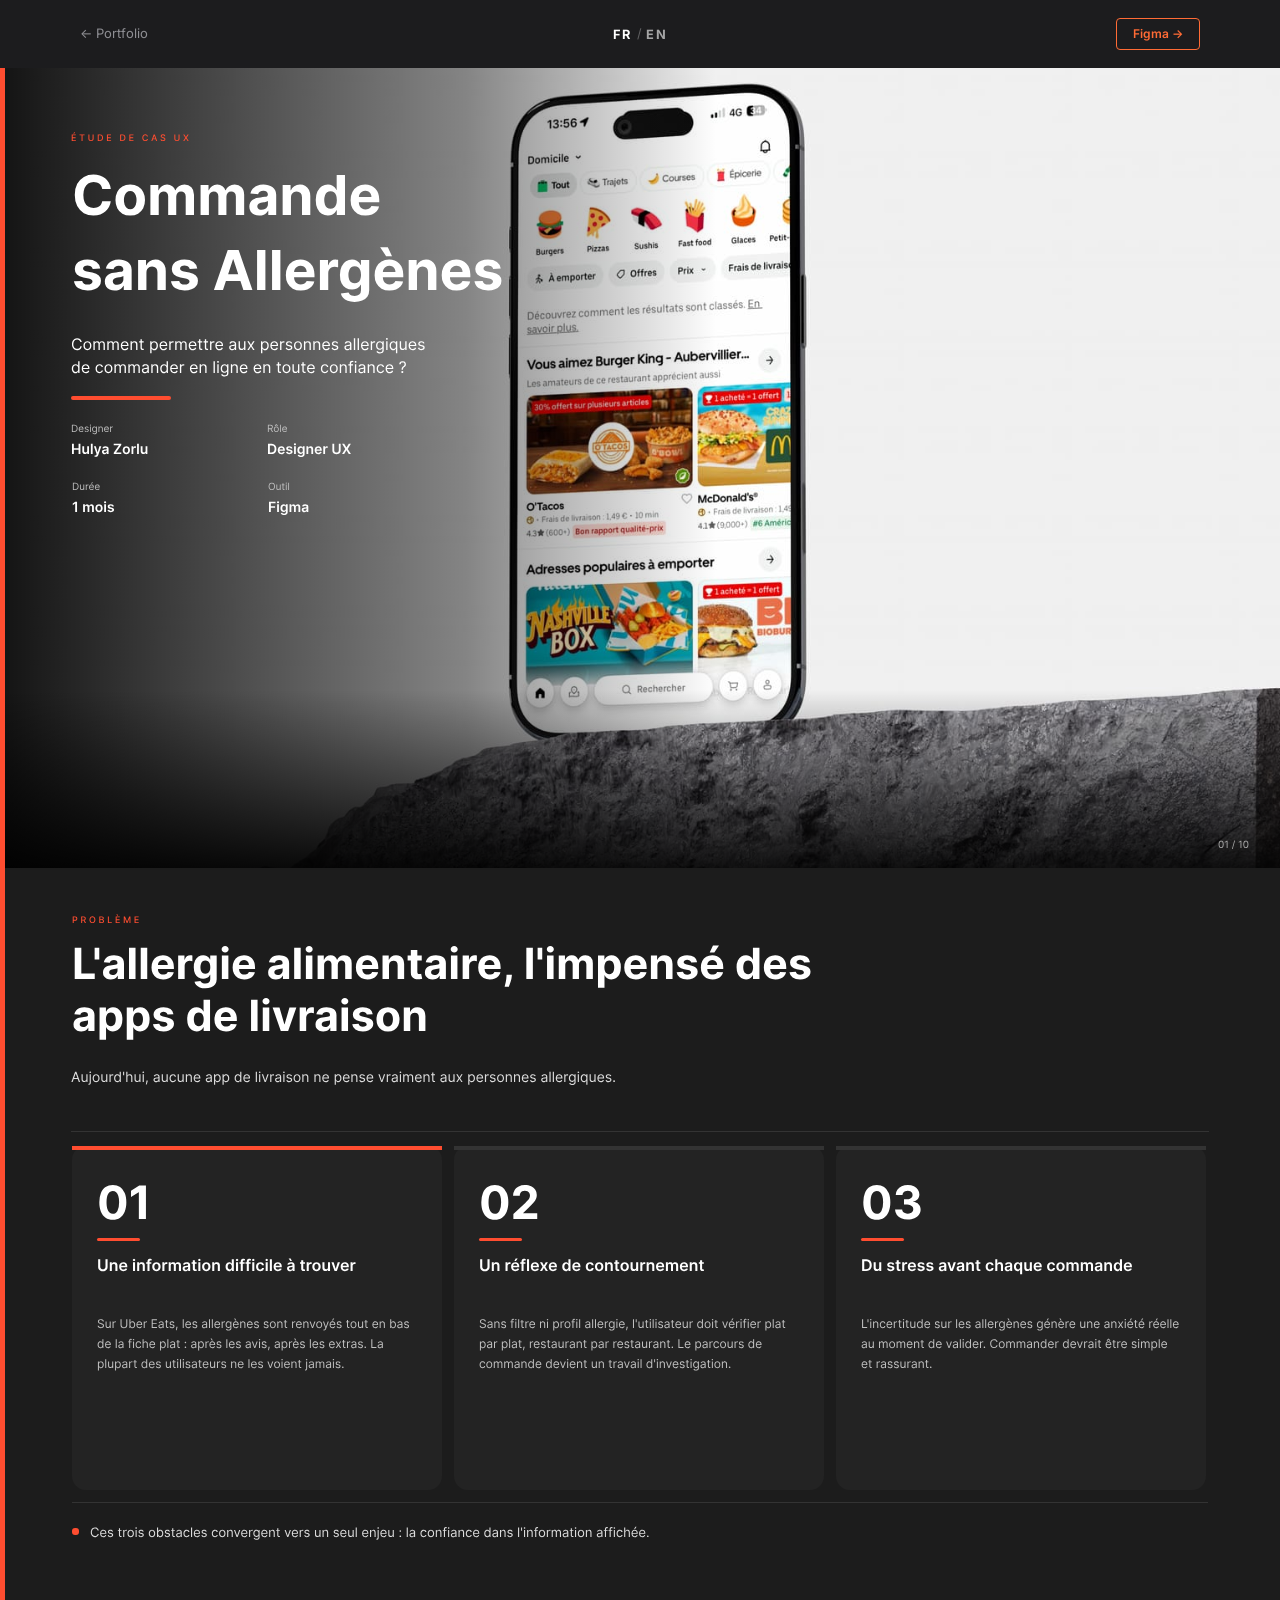
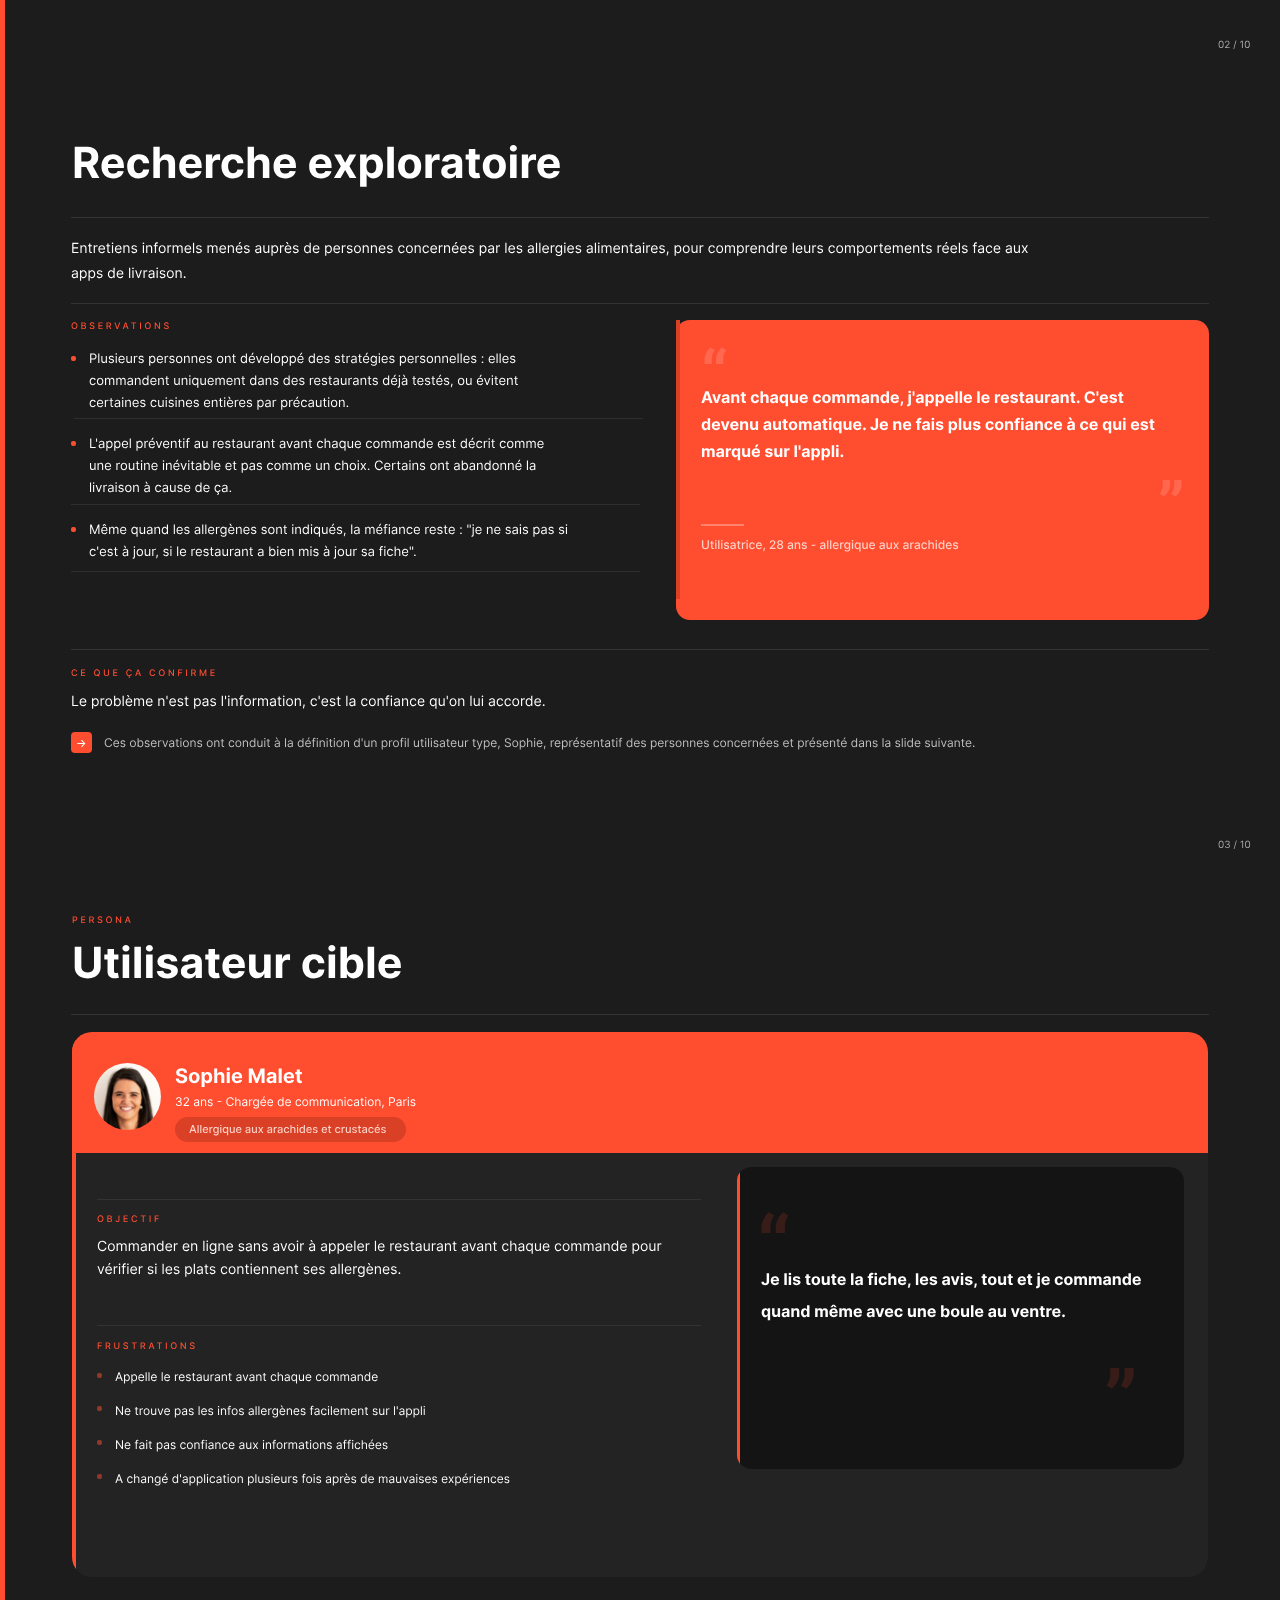
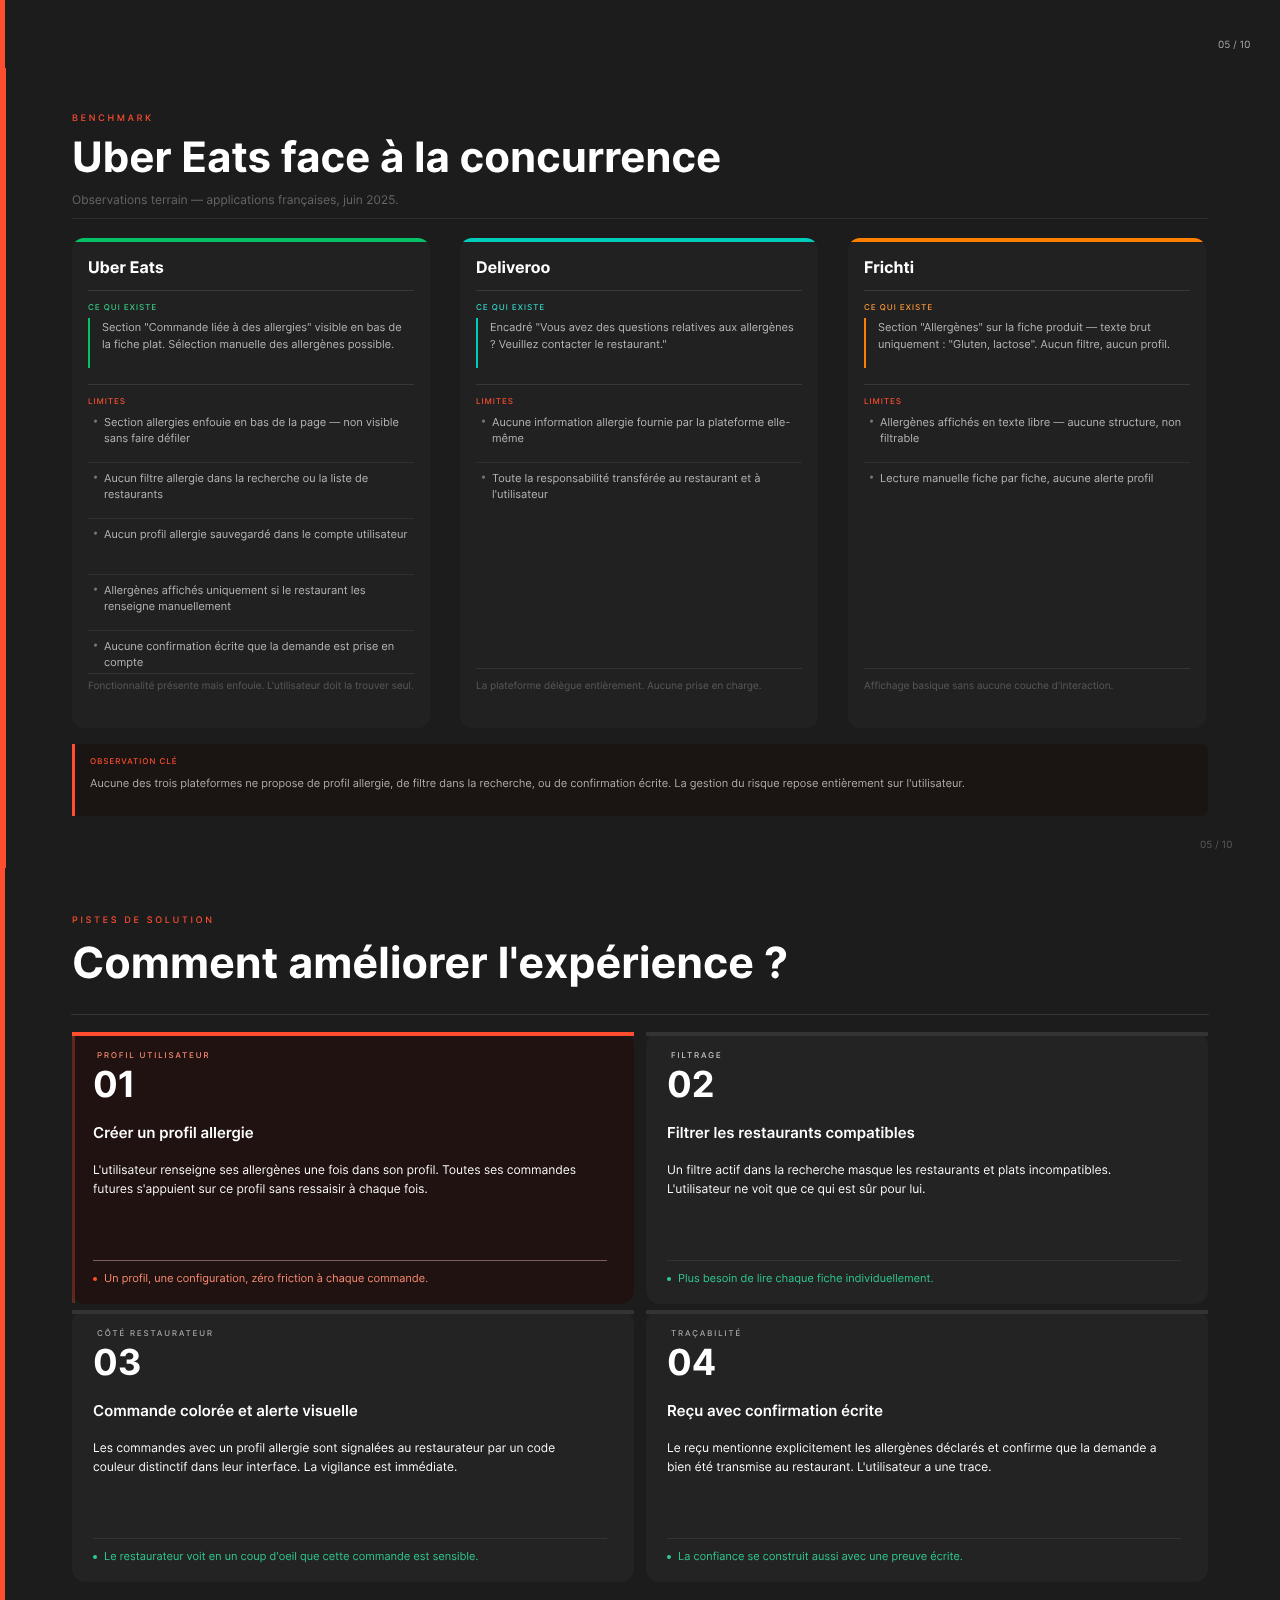
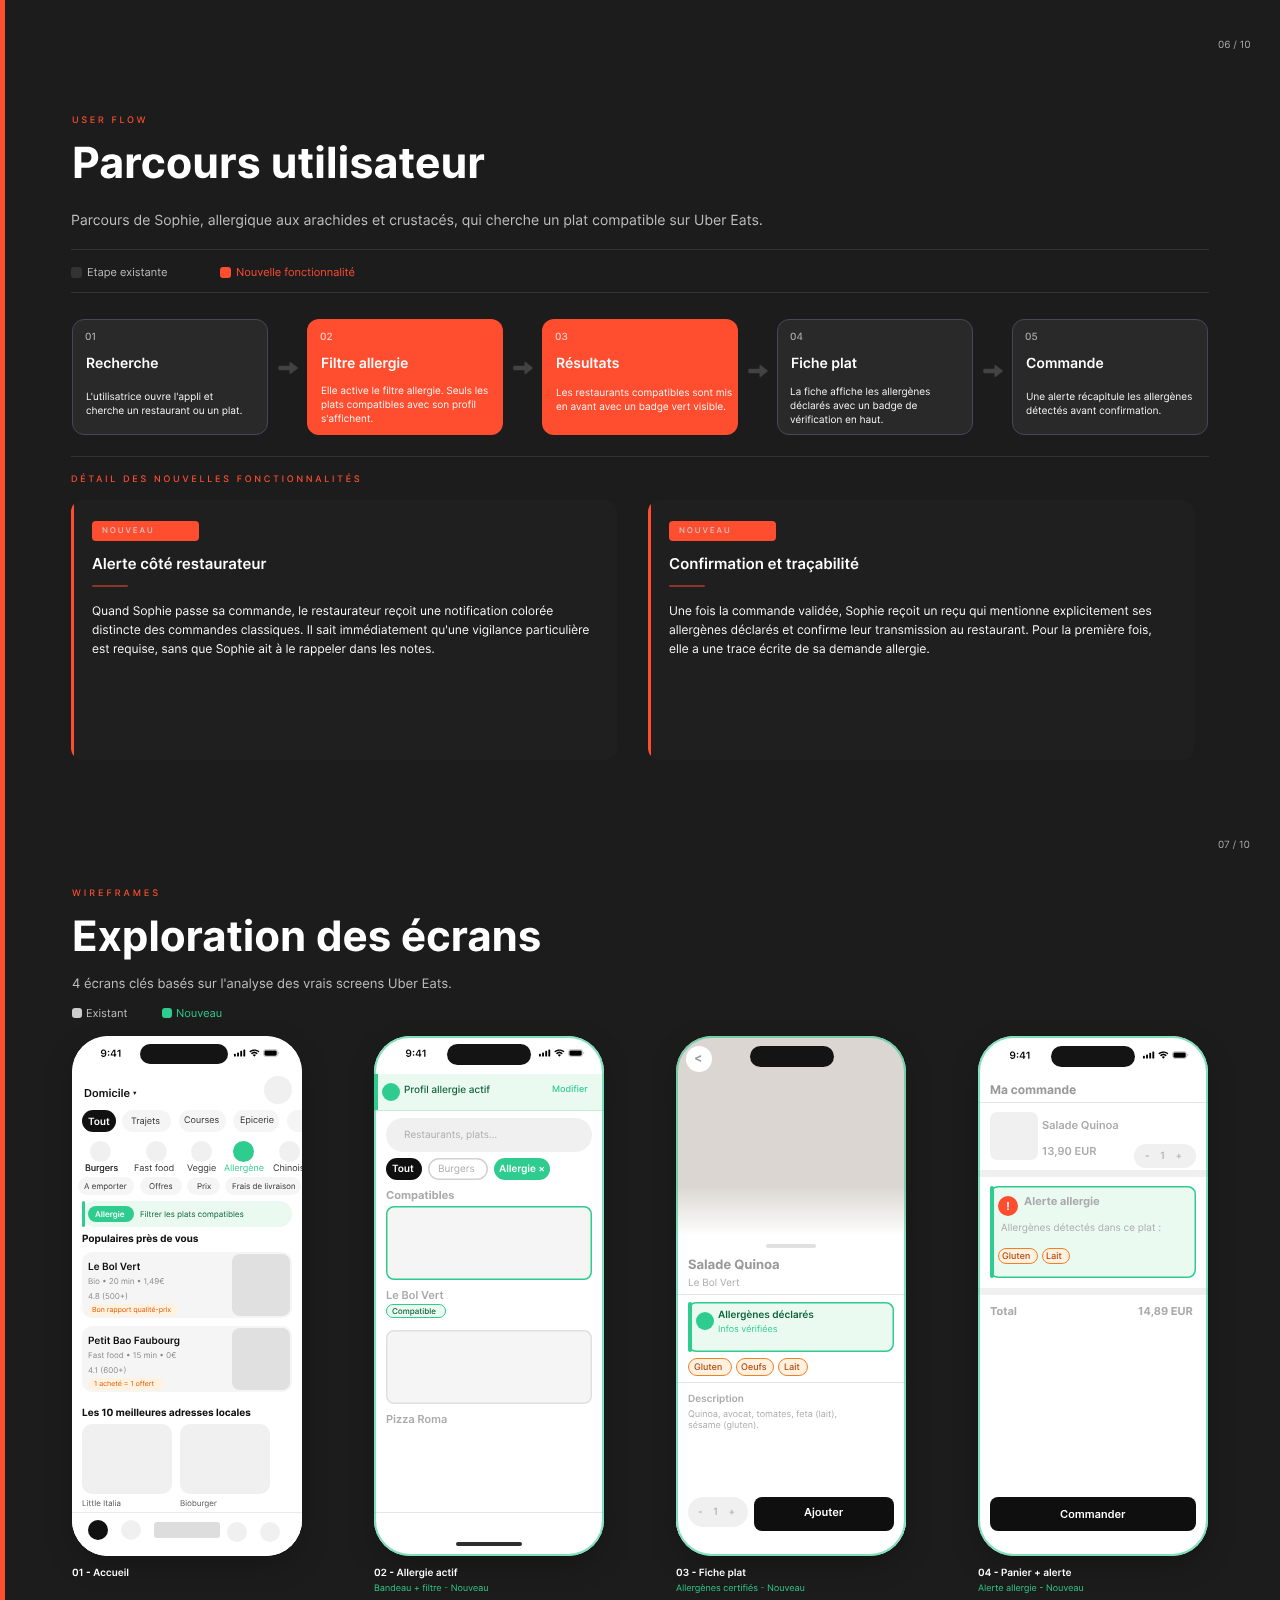
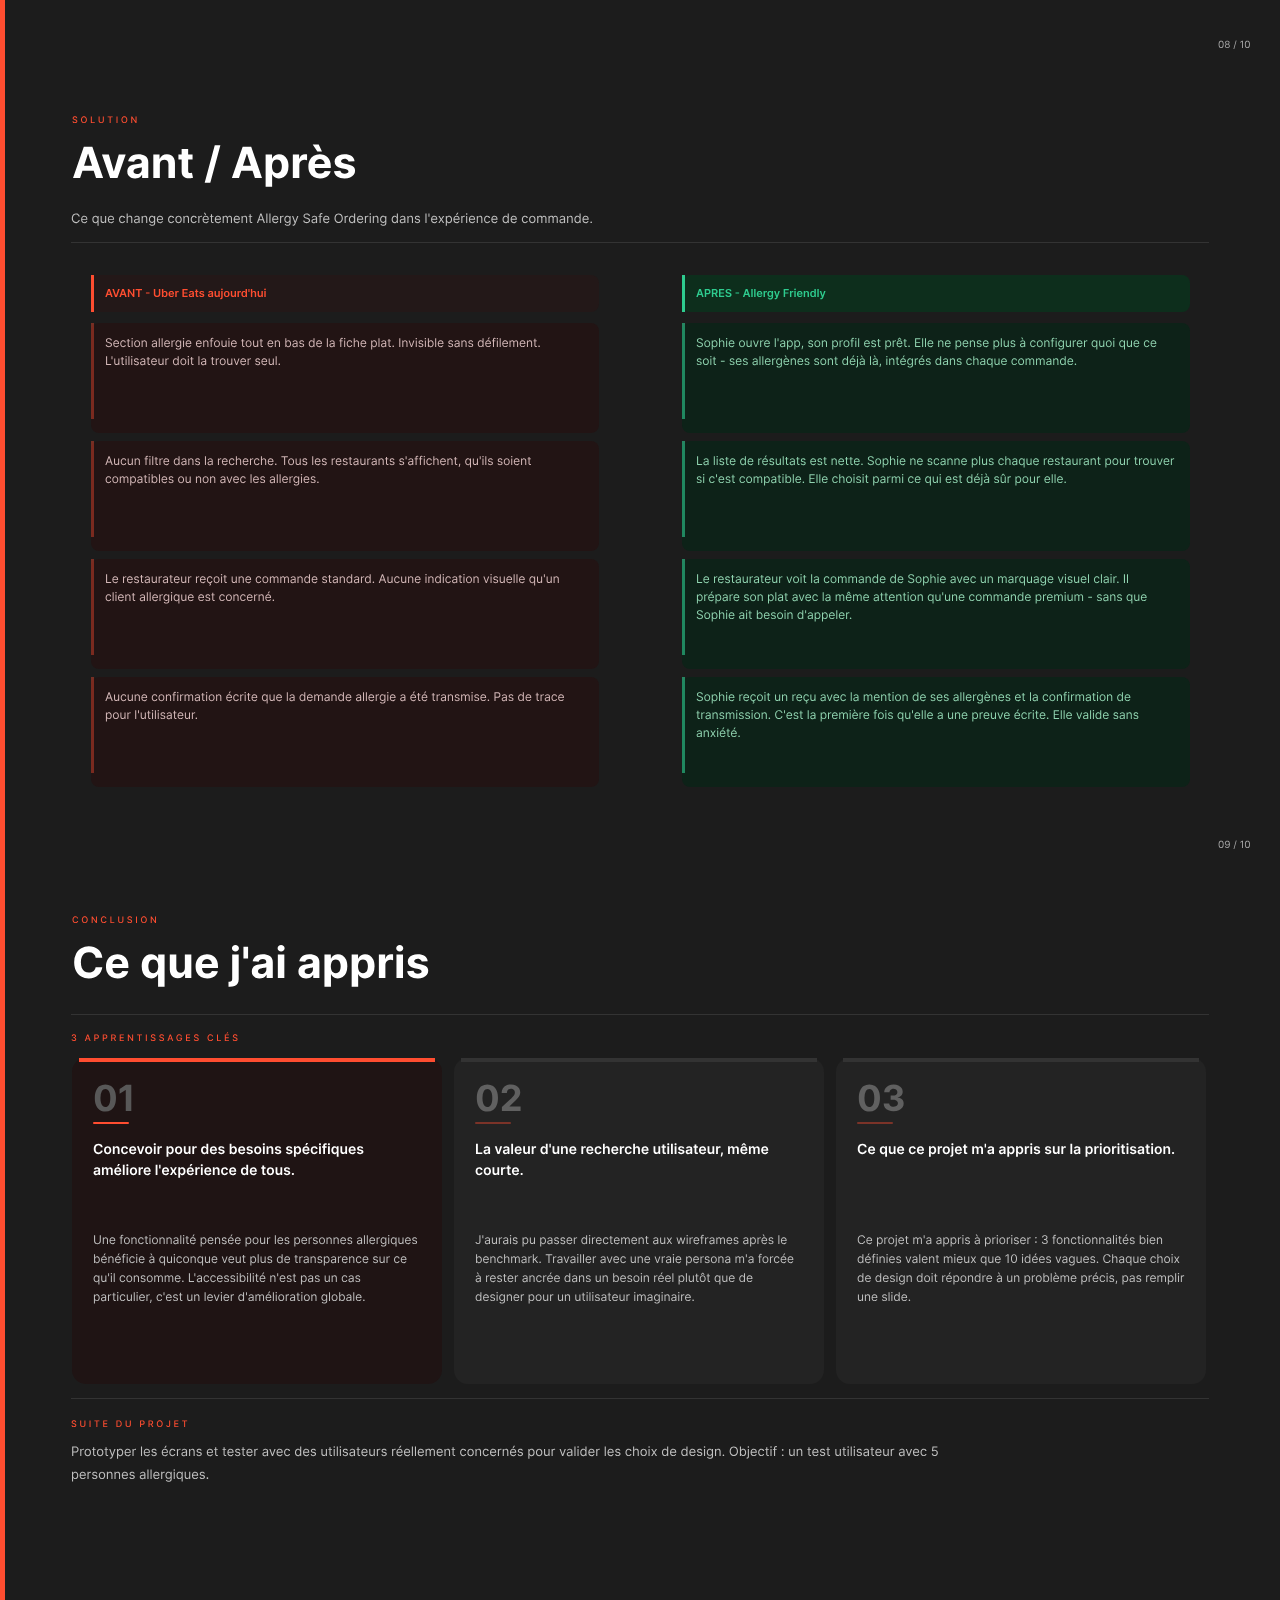
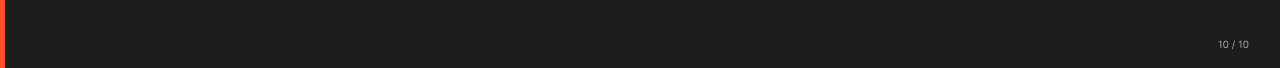
<file: project2.html>
<!DOCTYPE html>
<html lang="fr" class="lang-fr">
<head>
  <meta charset="UTF-8" />
  <script>
    (function(){var l=localStorage.getItem('lang')||'fr';document.documentElement.className='lang-'+l;})();
  </script>
  <meta name="viewport" content="width=device-width, initial-scale=1.0" />
  <title>Commande sans allergènes - Case Study UX/UI</title>
  <link rel="preconnect" href="https://fonts.googleapis.com" />
  <link rel="preconnect" href="https://fonts.gstatic.com" crossorigin />
  <link href="https://fonts.googleapis.com/css2?family=Inter:wght@400;600;700&display=swap" rel="stylesheet" />
  <style>
    *, *::before, *::after { box-sizing: border-box; margin: 0; padding: 0; }
    body { font-family: 'Inter', sans-serif; background: #fff; color: #1C1C1E; line-height: 1.5; }

    /* NAV */
    .nav {
      background: #1C1C1E;
      display: flex;
      justify-content: space-between;
      align-items: center;
      padding: 18px 80px;
      position: sticky;
      top: 0;
      z-index: 100;
    }
    .nav-left { display: flex; align-items: center; gap: 28px; }
    .nav-right { display: flex; align-items: center; gap: 12px; }
    .nav-back { color: #8E8E93; text-decoration: none; font-size: 13px; transition: color 0.2s; }
    .nav-back:hover { color: #FF6B35; }
    .nav-figma {
      color: #FF6B35;
      text-decoration: none;
      font-size: 12px;
      font-weight: 600;
      border: 1px solid #FF6B35;
      padding: 6px 16px;
      border-radius: 4px;
      transition: background 0.2s, color 0.2s;
    }
    .nav-figma:hover { background: #FF6B35; color: #1C1C1E; }

    /* CASE STUDY IMAGE */
    .figma-section {
      background: #0A0A0A;
      padding: 0;
      line-height: 0;
    }
    .figma-embed-wrap {
      width: 100%;
    }
    .figma-embed-img {
      width: 100%;
      display: block;
    }

    /* LANGUAGE */
    html.lang-en .t-fr { display: none !important; }
    html.lang-fr .t-en { display: none !important; }
    .lang-toggle { display:flex; align-items:center; gap:0.3rem; }
    .lang-btn { font-family:'Inter',sans-serif; font-size:0.8rem; font-weight:700; letter-spacing:0.1em; color:#fff; background:none; border:none; cursor:pointer; padding:0; opacity:0.6; transition:opacity 0.2s; }
    .lang-btn:hover { opacity:1; }
    .lang-btn.active { opacity:1; }
    .lang-sep { font-family:'Inter',sans-serif; font-size:0.8rem; color:rgba(255,255,255,0.3); }

    /* RESPONSIVE */
    body { overflow-x: clip; }
    @media (max-width: 900px) {
      .nav { padding: 16px 20px; flex-wrap: wrap; row-gap: 10px; }
      .nav-left { gap: 16px; }
      .nav-right { gap: 8px; }
      .lang-toggle { position: static !important; transform: none !important; order: 3; width: 100%; justify-content: center; }
    }
  </style>
</head>
<body>

  <!-- NAV -->
  <nav class="nav">
    <div class="nav-left">
      <a href="index.html" class="nav-back">&larr; Portfolio</a>
    </div>
    <div class="lang-toggle" style="position:absolute;left:50%;transform:translateX(-50%);">
      <button class="lang-btn" data-lang="fr">FR</button>
      <span class="lang-sep">/</span>
      <button class="lang-btn" data-lang="en">EN</button>
    </div>
    <div class="nav-right">
      <a href="https://www.figma.com/design/0NM5ghnJNSKCaTUVtCliof/CASE-STUDY-Commande-sans-allerg%C3%A8nes?node-id=0-1&p=f&t=ZXnMBwU9TdNGYP3T-0"
         target="_blank" rel="noopener" class="nav-figma">Figma &rarr;</a>
    </div>
  </nav>

  <!-- CASE STUDY -->
  <section class="figma-section">
    <div class="figma-embed-wrap t-fr">
      <img src="assets/CASE_STUDY_FR.svg" alt="Case study Commande sans allerg&egrave;nes" class="figma-embed-img" />
    </div>
    <div class="figma-embed-wrap t-en">
      <img src="assets/CASE_STUDY_EN.svg" alt="Case study Allergen-Free Ordering" class="figma-embed-img" />
    </div>
  </section>

  <script src="main.js"></script>
</body>
</html>
</file>
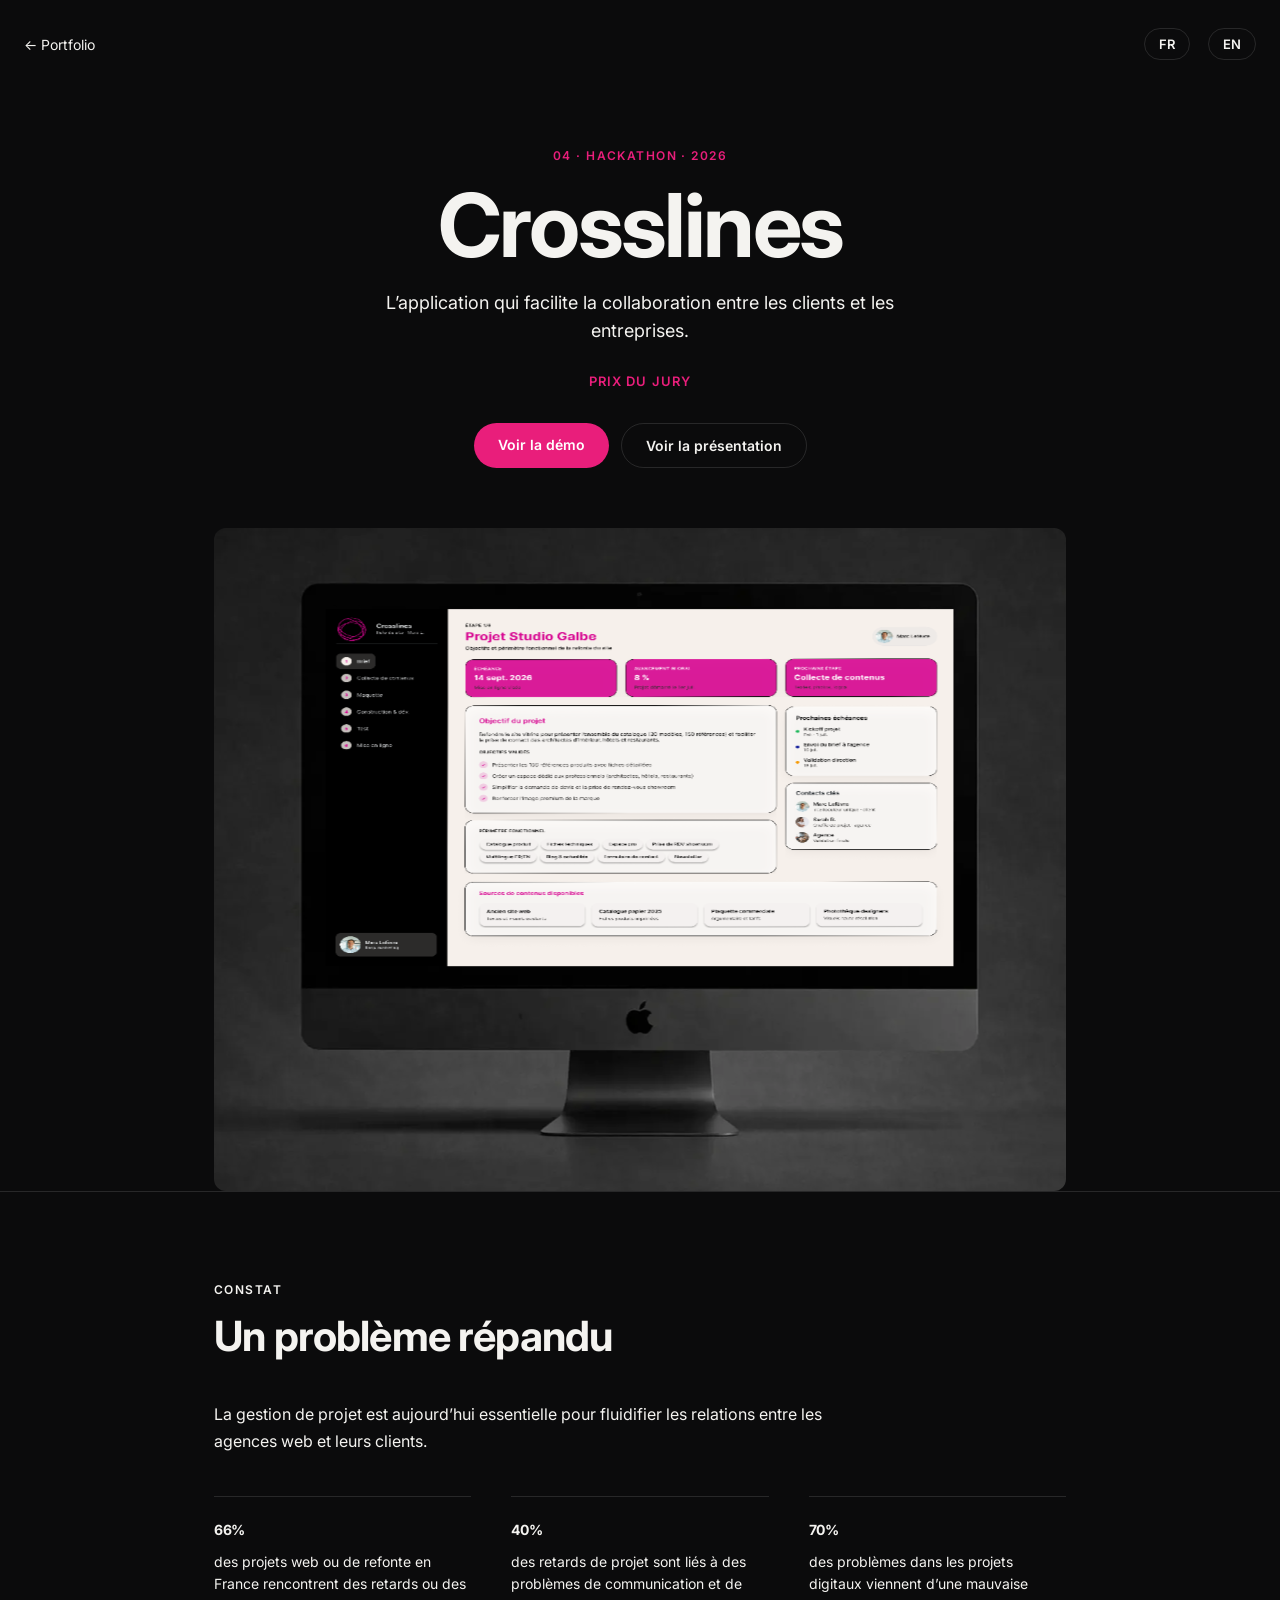
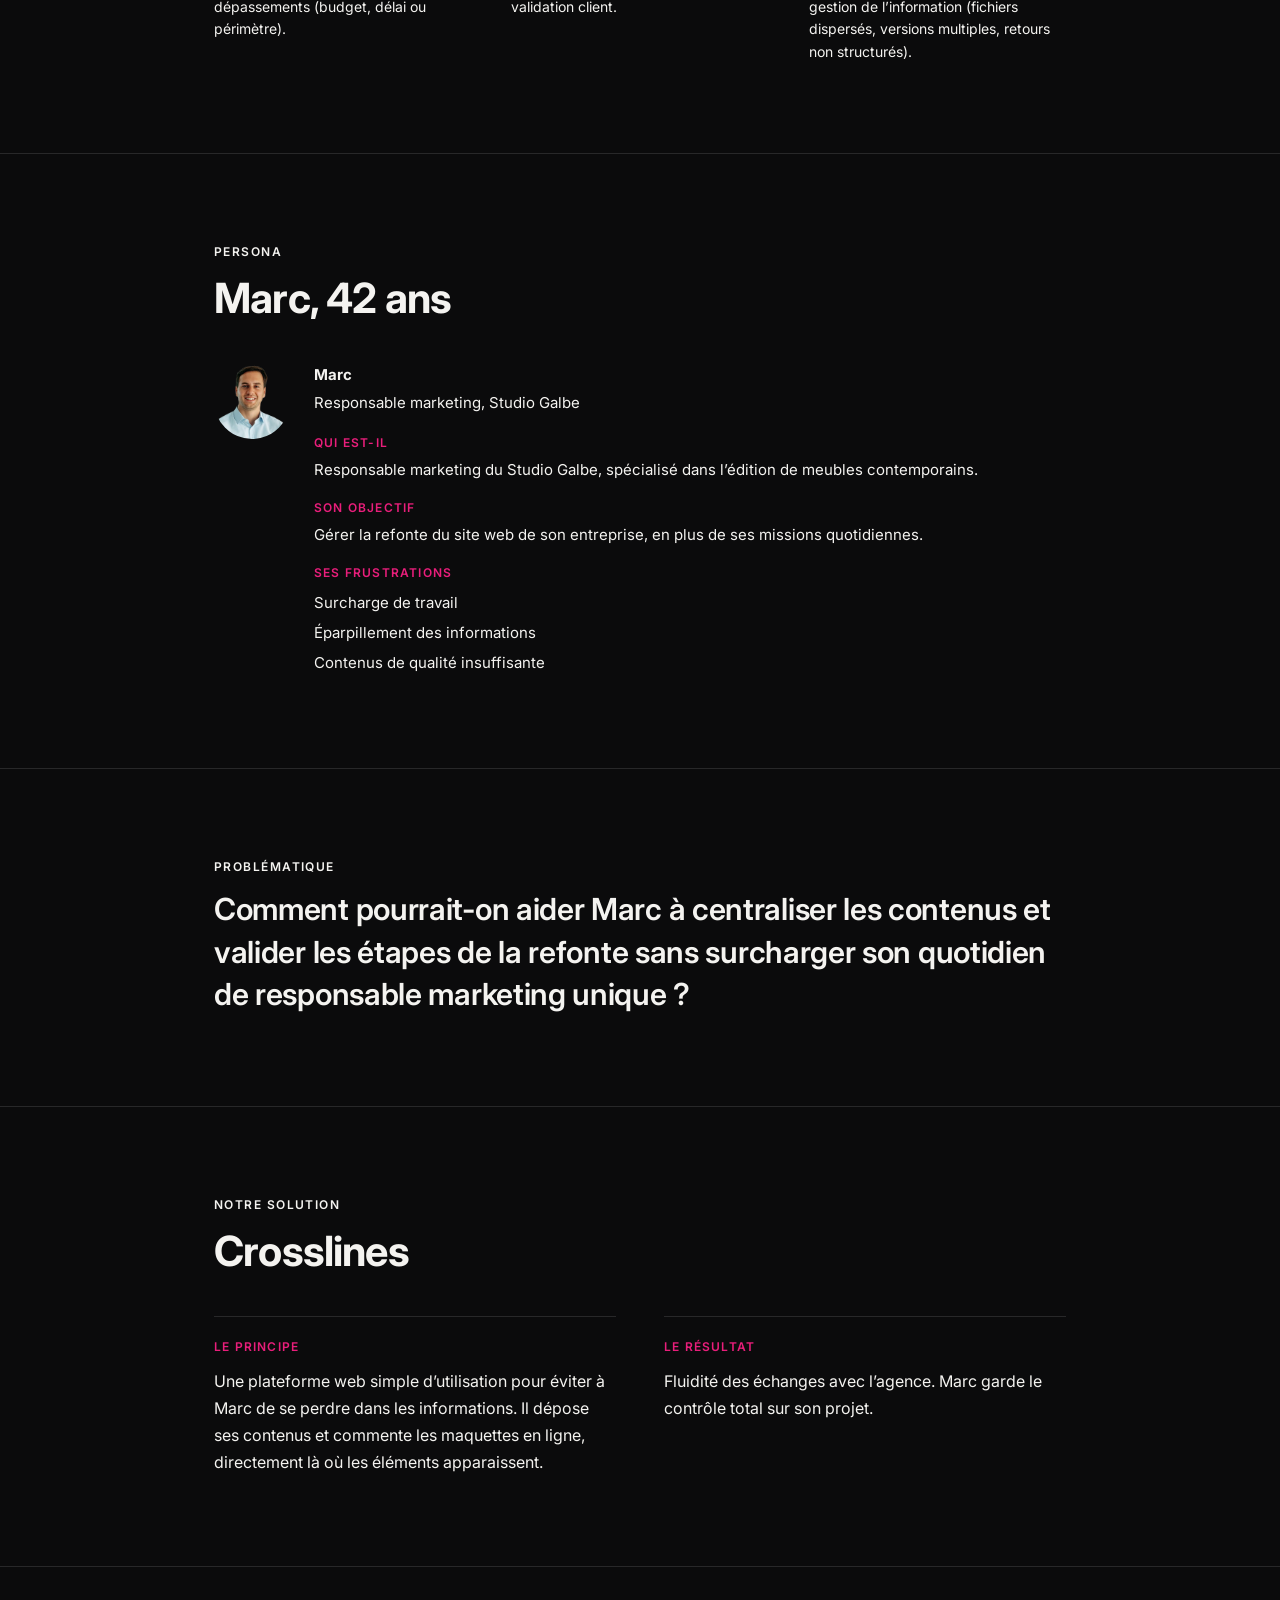
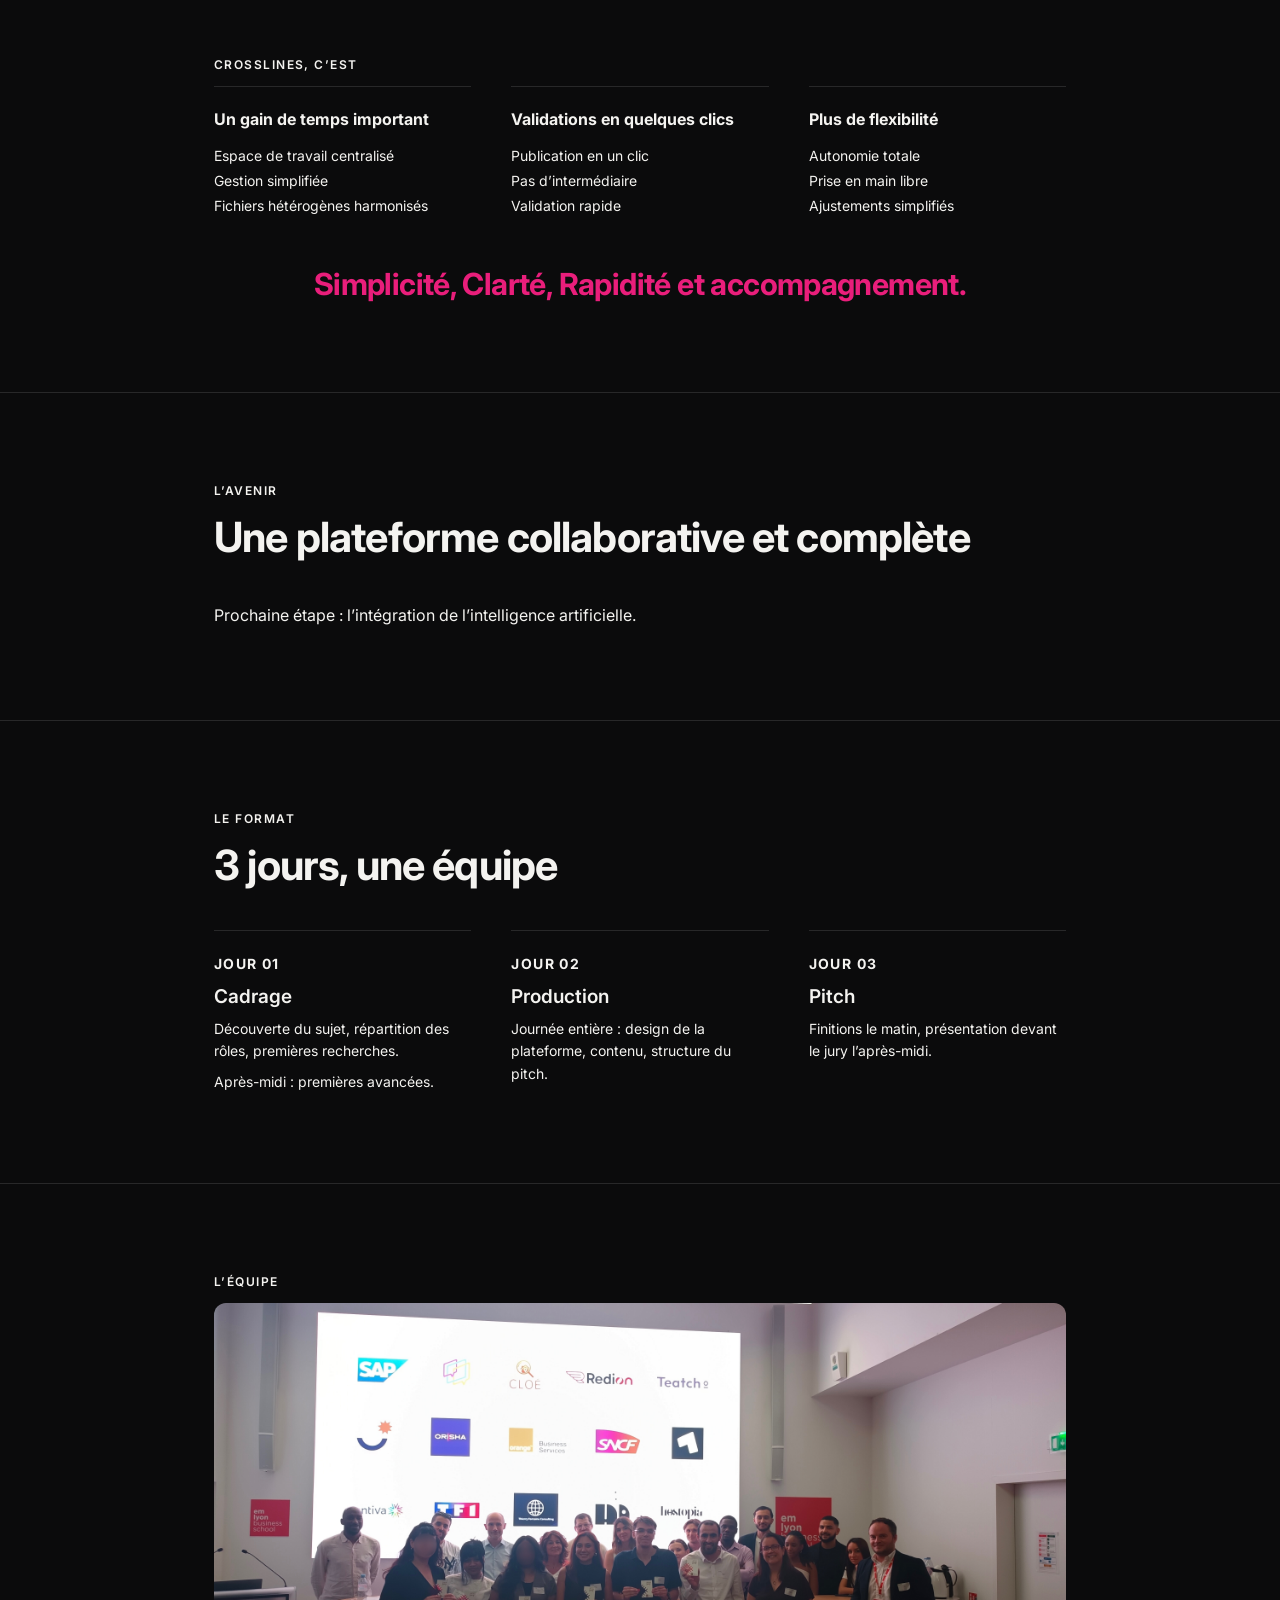
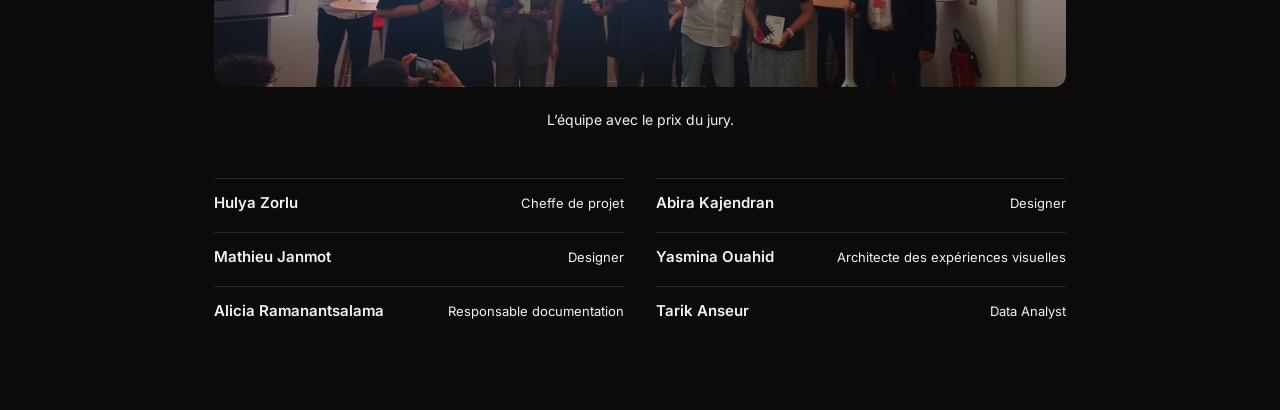
<file: project4.html>
<!DOCTYPE html>
<html lang="fr" class="lang-fr">
<head>
  <meta charset="UTF-8" />
  <script>
    (function(){var l=localStorage.getItem('lang')||'fr';document.documentElement.className='lang-'+l;})();
  </script>
  <meta name="viewport" content="width=device-width, initial-scale=1.0" />
  <title>Crosslines - Hackathon</title>
  <link rel="preconnect" href="https://fonts.googleapis.com" />
  <link rel="preconnect" href="https://fonts.gstatic.com" crossorigin />
  <link href="https://fonts.googleapis.com/css2?family=Inter:wght@400;500;600;700&display=swap" rel="stylesheet" />
  <style>
    :root {
      --bg: #0B0B0C;
      --bg-alt: #141416;
      --fg: #F4F3F0;
      --muted: var(--fg);
      --line: rgba(244,243,240,0.12);
      --accent: #E91E7B;
    }
    *, *::before, *::after { box-sizing: border-box; margin: 0; padding: 0; }
    html { scroll-behavior: smooth; }
    body {
      font-family: 'Inter', -apple-system, sans-serif;
      background: var(--bg);
      color: var(--fg);
      overflow-x: clip;
    }

    .wrap { max-width: 900px; margin: 0 auto; padding: 0 24px; }

    /* NAV */
    .nav {
      display: flex; justify-content: space-between; align-items: center;
      padding: 28px 24px;
    }
    .nav-back { color: var(--muted); text-decoration: none; font-size: 14px; transition: color .2s; }
    .nav-back:hover { color: var(--fg); }
    .nav-links { display: flex; align-items: center; gap: 18px; }
    .nav-link {
      appearance: none;
      -webkit-appearance: none;
      font-family: inherit;
      color: var(--fg); text-decoration: none; font-size: 13px; font-weight: 600;
      border: 1px solid var(--line); padding: 7px 14px; border-radius: 100px;
      background: transparent; cursor: pointer;
      transition: border-color .2s, color .2s;
    }
    .nav-link:hover { border-color: var(--accent); color: var(--accent); }

    /* HERO */
    .hero { padding: 60px 24px 0; text-align: center; }
    .hero-eyebrow {
      font-size: 12px; font-weight: 600; letter-spacing: 0.12em; text-transform: uppercase;
      color: var(--accent); margin-bottom: 18px;
    }
    .hero-title {
      font-size: clamp(3rem, 9vw, 5.5rem);
      font-weight: 700;
      letter-spacing: -0.03em;
      line-height: 1;
      margin-bottom: 20px;
    }
    .hero-desc {
      font-size: 18px; line-height: 1.55; color: var(--muted);
      max-width: 540px; margin: 0 auto 28px;
    }
    .jury-line {
      font-size: 13px; font-weight: 600; letter-spacing: 0.08em; text-transform: uppercase;
      color: var(--accent); margin-bottom: 34px;
    }
    .cta-row { display: flex; gap: 12px; justify-content: center; flex-wrap: wrap; margin-bottom: 60px; }
    .btn {
      font-size: 14px; font-weight: 600; text-decoration: none;
      padding: 13px 24px; border-radius: 100px; transition: transform .2s, opacity .2s;
    }
    .btn:hover { transform: translateY(-2px); }
    .btn--solid { background: var(--accent); color: #fff; }
    .btn--solid:hover { opacity: 0.9; }
    .btn--ghost { border: 1px solid var(--line); color: var(--fg); }
    .btn--ghost:hover { border-color: var(--fg); }

    .mockup-img {
      width: 100%;
      display: block;
      border-radius: 12px;
    }

    /* SECTIONS */
    .section { padding: 90px 24px; border-top: 1px solid var(--line); }
    .eyebrow {
      font-size: 12px; font-weight: 600; letter-spacing: 0.12em; text-transform: uppercase;
      color: var(--muted); margin-bottom: 14px;
    }
    .section-title {
      font-size: clamp(1.8rem, 3.4vw, 2.6rem);
      font-weight: 700; letter-spacing: -0.02em; margin-bottom: 40px;
    }
    .section-desc {
      font-size: 16px; line-height: 1.7; color: var(--muted); max-width: 620px;
      margin-bottom: 40px;
    }

    /* STATS */
    .stats { display: grid; grid-template-columns: repeat(3, 1fr); gap: 40px; }
    .stat { border-top: 1px solid var(--line); padding-top: 22px; }
    .stat-num { font-size: 3rem; font-weight: 700; letter-spacing: -0.02em; margin-bottom: 10px; }
    .stat p { font-size: 14px; line-height: 1.6; color: var(--muted); }

    /* PERSONA */
    .persona {
      display: grid; grid-template-columns: auto 1fr; gap: 24px; align-items: start;
    }
    .persona-avatar {
      width: 76px; height: 76px; border-radius: 50%;
      object-fit: cover;
      display: block;
    }
    .persona-name { font-size: 20px; font-weight: 700; margin-bottom: 4px; }
    .persona-role { font-size: 14px; color: var(--muted); margin-bottom: 20px; }
    .persona h4 {
      font-size: 12px; font-weight: 600; letter-spacing: 0.1em; text-transform: uppercase;
      color: var(--accent); margin-bottom: 8px; margin-top: 18px;
    }
    .persona h4:first-of-type { margin-top: 0; }
    .persona p, .persona li { font-size: 15px; line-height: 1.6; color: var(--muted); }
    .persona ul { list-style: none; }
    .persona li { padding: 3px 0; }

    /* QUOTE / HMW */
    .quote-box {
      font-size: clamp(1.3rem, 2.6vw, 1.9rem);
      font-weight: 600;
      line-height: 1.4;
      letter-spacing: -0.01em;
    }

    .pair { display: grid; grid-template-columns: 1fr 1fr; gap: 48px; }
    .pair > div { border-top: 1px solid var(--line); padding-top: 22px; }
    .pair h3 {
      font-size: 12px; font-weight: 600; letter-spacing: 0.1em; text-transform: uppercase;
      color: var(--accent); margin-bottom: 14px;
    }
    .pair p { font-size: 16px; line-height: 1.7; color: var(--muted); }

    /* BENEFITS */
    .benefits { display: grid; grid-template-columns: repeat(3, 1fr); gap: 40px; margin-bottom: 48px; }
    .benefit { border-top: 1px solid var(--line); padding-top: 22px; }
    .benefit-title { font-size: 16px; font-weight: 700; margin-bottom: 14px; }
    .benefit ul { list-style: none; }
    .benefit li {
      font-size: 14px; color: var(--muted); padding: 4px 0;
    }
    .closing-line {
      text-align: center; font-size: clamp(1.3rem, 2.6vw, 1.9rem); font-weight: 700;
      letter-spacing: -0.02em; color: var(--accent);
    }

    /* TIMELINE */
    .days { display: grid; grid-template-columns: repeat(3, 1fr); gap: 40px; }
    .day { border-top: 1px solid var(--line); padding-top: 22px; }
    .day-num { font-size: 12px; font-weight: 700; letter-spacing: 0.1em; color: var(--accent); margin-bottom: 10px; }
    .day-title { font-size: 19px; font-weight: 600; margin-bottom: 10px; }
    .day p { font-size: 14px; line-height: 1.6; color: var(--muted); }
    .day p + p { margin-top: 8px; }

    /* TEAM */
    .team-photo { width: 100%; border-radius: 12px; display: block; margin-bottom: 24px; }
    .team-caption { font-size: 14px; color: var(--muted); text-align: center; margin-bottom: 50px; }
    .team-list { display: grid; grid-template-columns: repeat(2, 1fr); gap: 20px 32px; }
    .team-row {
      display: flex; justify-content: space-between; align-items: baseline; gap: 16px;
      border-top: 1px solid var(--line); padding-top: 14px;
    }
    .team-row-name { font-size: 15px; font-weight: 600; }
    .team-row-role { font-size: 13px; color: var(--muted); text-align: right; }

    @media (max-width: 700px) {
      .pair { grid-template-columns: 1fr; gap: 32px; }
      .days { grid-template-columns: 1fr; gap: 32px; }
      .stats { grid-template-columns: 1fr; gap: 32px; }
      .benefits { grid-template-columns: 1fr; gap: 32px; }
      .persona { grid-template-columns: 1fr; }
      .team-list { grid-template-columns: 1fr; }
      .section { padding: 60px 24px; }
    }

    /* LANGUAGE */
    html.lang-en .t-fr { display: none !important; }
    html.lang-fr .t-en { display: none !important; }
</style>
</head>
<body>

  <nav class="nav">
    <a href="index.html" class="nav-back">&larr; Portfolio</a>
    <div class="nav-links">
      <button class="nav-link" data-lang="fr">FR</button>
      <button class="nav-link" data-lang="en">EN</button>
    </div>
  </nav>

  <section class="hero">
    <p class="hero-eyebrow">04 &middot; Hackathon &middot; 2026</p>
    <h1 class="hero-title">Crosslines</h1>
    <p class="hero-desc"><span class="t-fr">L&rsquo;application qui facilite la collaboration entre les clients et les entreprises.</span><span class="t-en">The app that makes collaboration between clients and companies easier.</span></p>
    <p class="jury-line"><span class="t-fr">Prix du jury</span><span class="t-en">Jury Prize</span></p>
    <div class="cta-row">
      <a href="https://www.figma.com/design/twe0jCayR3jisc5VOXSdbq/Hackathon?node-id=48-2&p=f&t=nAIhh0At0pOmjzRy-0" target="_blank" rel="noopener" class="btn btn--solid"><span class="t-fr">Voir la d&eacute;mo</span><span class="t-en">View demo</span></a>
      <a href="https://www.figma.com/proto/twe0jCayR3jisc5VOXSdbq/Hackathon?node-id=164-1749&t=jdA5iwjYpHFglGFe-0&scaling=contain&content-scaling=fixed&page-id=0%3A1&starting-point-node-id=164%3A1749" target="_blank" rel="noopener" class="btn btn--ghost"><span class="t-fr">Voir la pr&eacute;sentation</span><span class="t-en">View pitch deck</span></a>
    </div>
    <div class="wrap">
      <img src="assets/Hackathon_mockup.svg" alt="Crosslines dashboard" class="mockup-img" />
    </div>
  </section>

  <!-- CONSTAT -->
  <section class="section">
    <div class="wrap">
      <p class="eyebrow"><span class="t-fr">Constat</span><span class="t-en">Observation</span></p>
      <h2 class="section-title"><span class="t-fr">Un probl&egrave;me r&eacute;pandu</span><span class="t-en">A Widespread Problem</span></h2>
      <p class="section-desc"><span class="t-fr">La gestion de projet est aujourd&rsquo;hui essentielle pour fluidifier les relations entre les agences web et leurs clients.</span><span class="t-en">Project management is now essential to smooth the relationship between web agencies and their clients.</span></p>
      <div class="stats">
        <div class="stat">
          <p class="stat-num">66%</p>
          <p><span class="t-fr">des projets web ou de refonte en France rencontrent des retards ou des d&eacute;passements (budget, d&eacute;lai ou p&eacute;rim&egrave;tre).</span><span class="t-en">of web or redesign projects in France run into delays or overruns (budget, timeline or scope).</span></p>
        </div>
        <div class="stat">
          <p class="stat-num">40%</p>
          <p><span class="t-fr">des retards de projet sont li&eacute;s &agrave; des probl&egrave;mes de communication et de validation client.</span><span class="t-en">of project delays are tied to communication and client-validation issues.</span></p>
        </div>
        <div class="stat">
          <p class="stat-num">70%</p>
          <p><span class="t-fr">des probl&egrave;mes dans les projets digitaux viennent d&rsquo;une mauvaise gestion de l&rsquo;information (fichiers dispers&eacute;s, versions multiples, retours non structur&eacute;s).</span><span class="t-en">of digital project issues come from poor information management (scattered files, multiple versions, unstructured feedback).</span></p>
        </div>
      </div>
    </div>
  </section>

  <!-- PERSONA -->
  <section class="section">
    <div class="wrap">
      <p class="eyebrow">Persona</p>
      <h2 class="section-title"><span class="t-fr">Marc, 42 ans</span><span class="t-en">Marc, 42</span></h2>
      <div class="persona">
        <img src="assets/Marc-avatar.png" alt="Marc" class="persona-avatar" />
        <div>
          <p class="persona-name">Marc</p>
          <p class="persona-role"><span class="t-fr">Responsable marketing, Studio Galbe</span><span class="t-en">Marketing Manager, Studio Galbe</span></p>
          <h4><span class="t-fr">Qui est-il</span><span class="t-en">Who he is</span></h4>
          <p><span class="t-fr">Responsable marketing du Studio Galbe, sp&eacute;cialis&eacute; dans l&rsquo;&eacute;dition de meubles contemporains.</span><span class="t-en">Marketing manager at Studio Galbe, a contemporary furniture editor.</span></p>
          <h4><span class="t-fr">Son objectif</span><span class="t-en">His goal</span></h4>
          <p><span class="t-fr">G&eacute;rer la refonte du site web de son entreprise, en plus de ses missions quotidiennes.</span><span class="t-en">Manage his company's website redesign, on top of his day-to-day work.</span></p>
          <h4><span class="t-fr">Ses frustrations</span><span class="t-en">His frustrations</span></h4>
          <ul>
            <li><span class="t-fr">Surcharge de travail</span><span class="t-en">Workload overload</span></li>
            <li><span class="t-fr">&Eacute;parpillement des informations</span><span class="t-en">Scattered information</span></li>
            <li><span class="t-fr">Contenus de qualit&eacute; insuffisante</span><span class="t-en">Content that isn't good enough</span></li>
          </ul>
        </div>
      </div>
    </div>
  </section>

  <!-- PROBLEMATIQUE -->
  <section class="section">
    <div class="wrap">
      <p class="eyebrow"><span class="t-fr">Probl&eacute;matique</span><span class="t-en">Problem Statement</span></p>
      <p class="quote-box">
        <span class="t-fr">Comment pourrait-on aider Marc &agrave; centraliser les contenus et valider les &eacute;tapes de la refonte sans surcharger son quotidien de responsable marketing unique&nbsp;?</span>
        <span class="t-en">How can we help Marc centralize content and validate redesign milestones without overloading his day-to-day as the sole marketing manager?</span>
      </p>
    </div>
  </section>

  <!-- SOLUTION -->
  <section class="section">
    <div class="wrap">
      <p class="eyebrow"><span class="t-fr">Notre solution</span><span class="t-en">Our Solution</span></p>
      <h2 class="section-title">Crosslines</h2>
      <div class="pair">
        <div>
          <h3><span class="t-fr">Le principe</span><span class="t-en">The Principle</span></h3>
          <p><span class="t-fr">Une plateforme web simple d&rsquo;utilisation pour &eacute;viter &agrave; Marc de se perdre dans les informations. Il d&eacute;pose ses contenus et commente les maquettes en ligne, directement l&agrave; o&ugrave; les &eacute;l&eacute;ments apparaissent.</span><span class="t-en">A web platform simple enough that Marc never gets lost in information. He uploads his content and comments on mockups online, right where the elements appear.</span></p>
        </div>
        <div>
          <h3><span class="t-fr">Le r&eacute;sultat</span><span class="t-en">The Result</span></h3>
          <p><span class="t-fr">Fluidit&eacute; des &eacute;changes avec l&rsquo;agence. Marc garde le contr&ocirc;le total sur son projet.</span><span class="t-en">Smoother exchanges with the agency. Marc keeps full control over his project.</span></p>
        </div>
      </div>
    </div>
  </section>

  <!-- BENEFICES -->
  <section class="section">
    <div class="wrap">
      <p class="eyebrow"><span class="t-fr">Crosslines, c&rsquo;est</span><span class="t-en">Crosslines Is</span></p>
      <div class="benefits">
        <div class="benefit">
          <p class="benefit-title"><span class="t-fr">Un gain de temps important</span><span class="t-en">A real time saver</span></p>
          <ul>
            <li><span class="t-fr">Espace de travail centralis&eacute;</span><span class="t-en">Centralized workspace</span></li>
            <li><span class="t-fr">Gestion simplifi&eacute;e</span><span class="t-en">Simplified management</span></li>
            <li><span class="t-fr">Fichiers h&eacute;t&eacute;rog&egrave;nes harmonis&eacute;s</span><span class="t-en">Mixed file types unified</span></li>
          </ul>
        </div>
        <div class="benefit">
          <p class="benefit-title"><span class="t-fr">Validations en quelques clics</span><span class="t-en">Validation in a few clicks</span></p>
          <ul>
            <li><span class="t-fr">Publication en un clic</span><span class="t-en">One-click publishing</span></li>
            <li><span class="t-fr">Pas d&rsquo;interm&eacute;diaire</span><span class="t-en">No middleman</span></li>
            <li><span class="t-fr">Validation rapide</span><span class="t-en">Fast validation</span></li>
          </ul>
        </div>
        <div class="benefit">
          <p class="benefit-title"><span class="t-fr">Plus de flexibilit&eacute;</span><span class="t-en">More flexibility</span></p>
          <ul>
            <li><span class="t-fr">Autonomie totale</span><span class="t-en">Full autonomy</span></li>
            <li><span class="t-fr">Prise en main libre</span><span class="t-en">Learn at your own pace</span></li>
            <li><span class="t-fr">Ajustements simplifi&eacute;s</span><span class="t-en">Easy adjustments</span></li>
          </ul>
        </div>
      </div>
      <p class="closing-line"><span class="t-fr">Simplicit&eacute;, Clart&eacute;, Rapidit&eacute; et accompagnement.</span><span class="t-en">Simplicity, clarity, speed and support.</span></p>
    </div>
  </section>

  <!-- AVENIR -->
  <section class="section">
    <div class="wrap">
      <p class="eyebrow"><span class="t-fr">L&rsquo;avenir</span><span class="t-en">What's Next</span></p>
      <h2 class="section-title"><span class="t-fr">Une plateforme collaborative et compl&egrave;te</span><span class="t-en">A Complete, Collaborative Platform</span></h2>
      <p class="section-desc" style="margin-bottom:0;"><span class="t-fr">Prochaine &eacute;tape&nbsp;: l&rsquo;int&eacute;gration de l&rsquo;intelligence artificielle.</span><span class="t-en">Next step: integrating artificial intelligence.</span></p>
    </div>
  </section>

  <!-- FORMAT -->
  <section class="section">
    <div class="wrap">
      <p class="eyebrow"><span class="t-fr">Le format</span><span class="t-en">The Format</span></p>
      <h2 class="section-title"><span class="t-fr">3 jours, une &eacute;quipe</span><span class="t-en">3 Days, One Team</span></h2>
      <div class="days">
        <div class="day">
          <p class="day-num">JOUR 01</p>
          <h3 class="day-title"><span class="t-fr">Cadrage</span><span class="t-en">Framing</span></h3>
          <p><span class="t-fr">D&eacute;couverte du sujet, r&eacute;partition des r&ocirc;les, premi&egrave;res recherches.</span><span class="t-en">Brief revealed, roles split, initial research.</span></p>
          <p><span class="t-fr">Apr&egrave;s-midi&nbsp;: premi&egrave;res avanc&eacute;es.</span><span class="t-en">Afternoon: first progress.</span></p>
        </div>
        <div class="day">
          <p class="day-num">JOUR 02</p>
          <h3 class="day-title"><span class="t-fr">Production</span><span class="t-en">Production</span></h3>
          <p><span class="t-fr">Journ&eacute;e enti&egrave;re&nbsp;: design de la plateforme, contenu, structure du pitch.</span><span class="t-en">A full day: platform design, content, pitch structure.</span></p>
        </div>
        <div class="day">
          <p class="day-num">JOUR 03</p>
          <h3 class="day-title">Pitch</h3>
          <p><span class="t-fr">Finitions le matin, pr&eacute;sentation devant le jury l&rsquo;apr&egrave;s-midi.</span><span class="t-en">Final polish in the morning, jury presentation in the afternoon.</span></p>
        </div>
      </div>
    </div>
  </section>

  <!-- EQUIPE -->
  <section class="section">
    <div class="wrap">
      <p class="eyebrow"><span class="t-fr">L&rsquo;&eacute;quipe</span><span class="t-en">The Team</span></p>
      <img src="assets/hackathon.jpg" alt="Team photo" class="team-photo" />
      <p class="team-caption"><span class="t-fr">L&rsquo;&eacute;quipe avec le prix du jury.</span><span class="t-en">The team with the jury prize.</span></p>
      <div class="team-list">
        <div class="team-row"><span class="team-row-name">Hulya Zorlu</span><span class="team-row-role"><span class="t-fr">Cheffe de projet</span><span class="t-en">Project Lead</span></span></div>
        <div class="team-row"><span class="team-row-name">Abira Kajendran</span><span class="team-row-role">Designer</span></div>
        <div class="team-row"><span class="team-row-name">Mathieu Janmot</span><span class="team-row-role">Designer</span></div>
        <div class="team-row"><span class="team-row-name">Yasmina Ouahid</span><span class="team-row-role"><span class="t-fr">Architecte des exp&eacute;riences visuelles</span><span class="t-en">Visual Experience Architect</span></span></div>
        <div class="team-row"><span class="team-row-name">Alicia Ramanantsalama</span><span class="team-row-role"><span class="t-fr">Responsable documentation</span><span class="t-en">Documentation Lead</span></span></div>
        <div class="team-row"><span class="team-row-name">Tarik Anseur</span><span class="team-row-role">Data Analyst</span></div>
      </div>
    </div>
  </section>

  <script>
    (function () {
      var lang = localStorage.getItem('lang') || 'fr';
      document.documentElement.className = 'lang-' + lang;
      function applyLang(l) {
        localStorage.setItem('lang', l);
        document.documentElement.className = 'lang-' + l;
      }
      document.addEventListener('click', function (e) {
        var btn = e.target.closest('[data-lang]');
        if (btn) applyLang(btn.dataset.lang);
      });
    })();
  </script>

</body>
</html>
</file>
